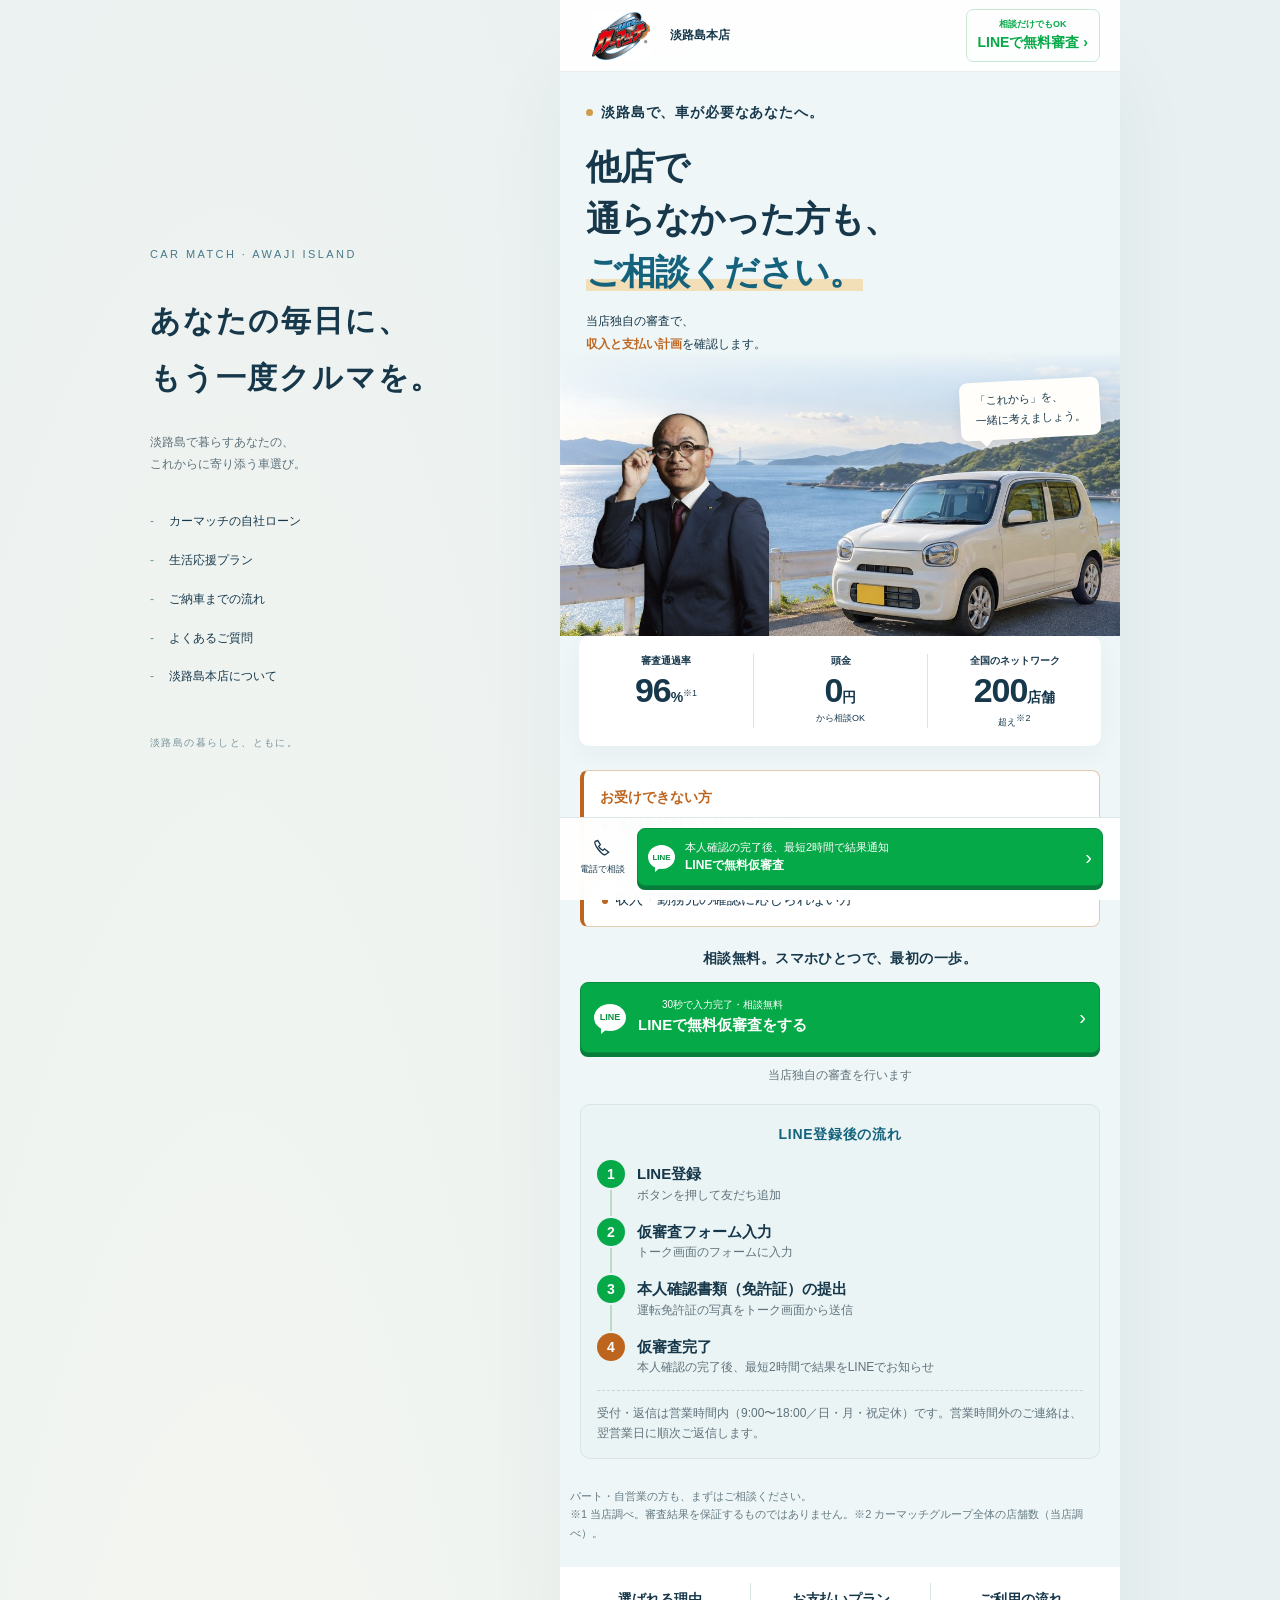
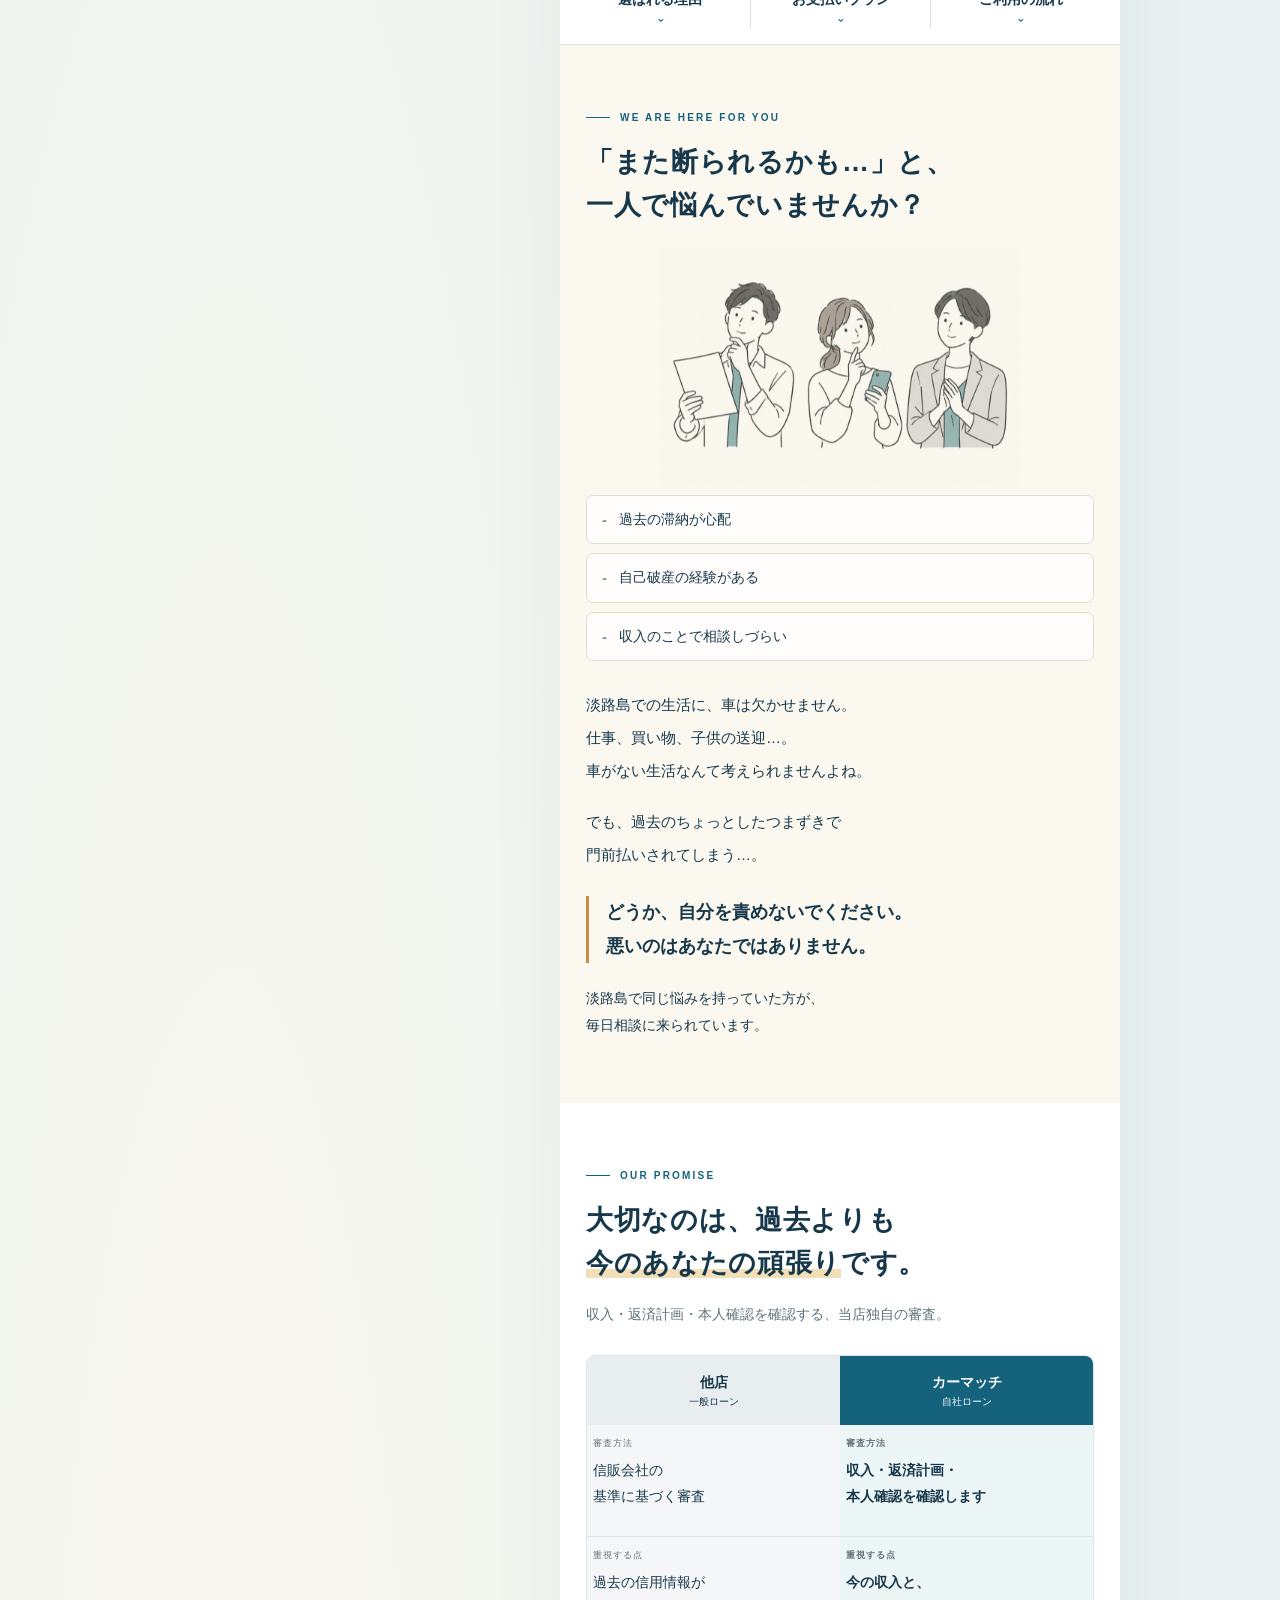
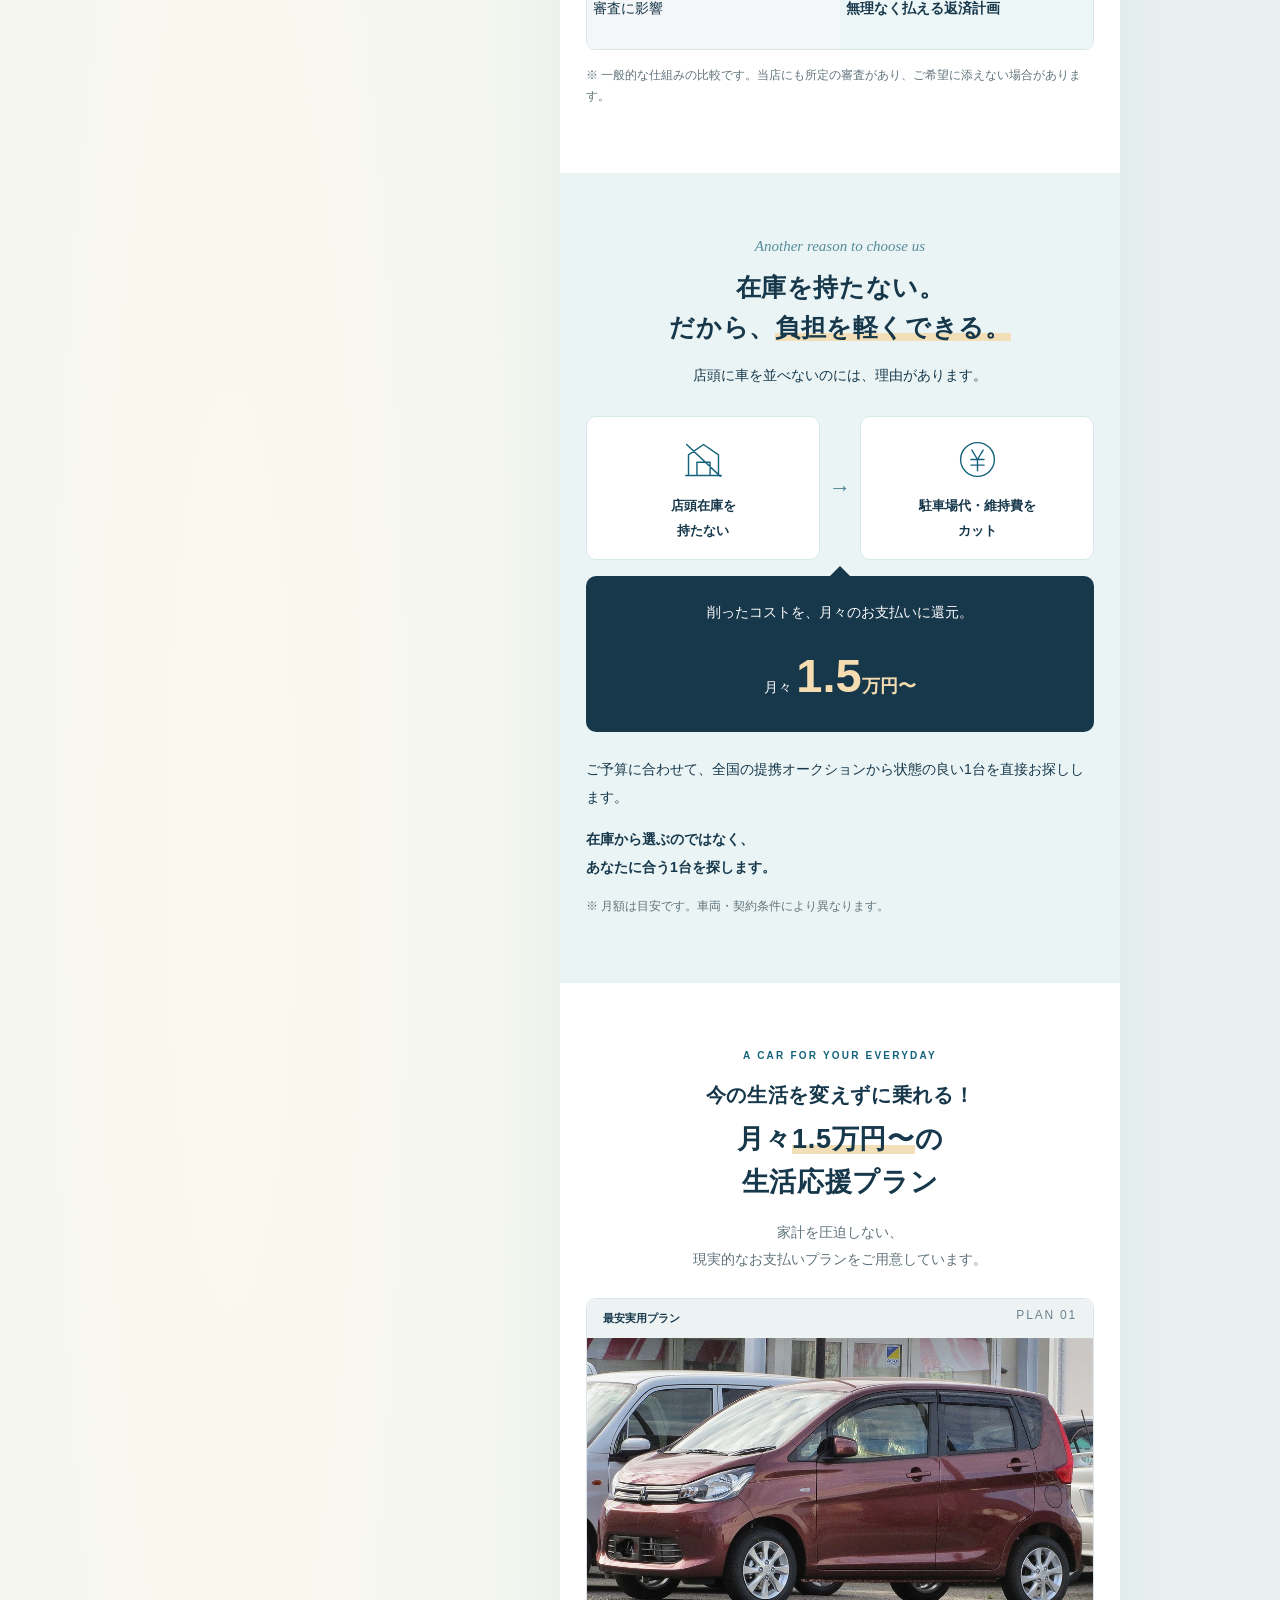
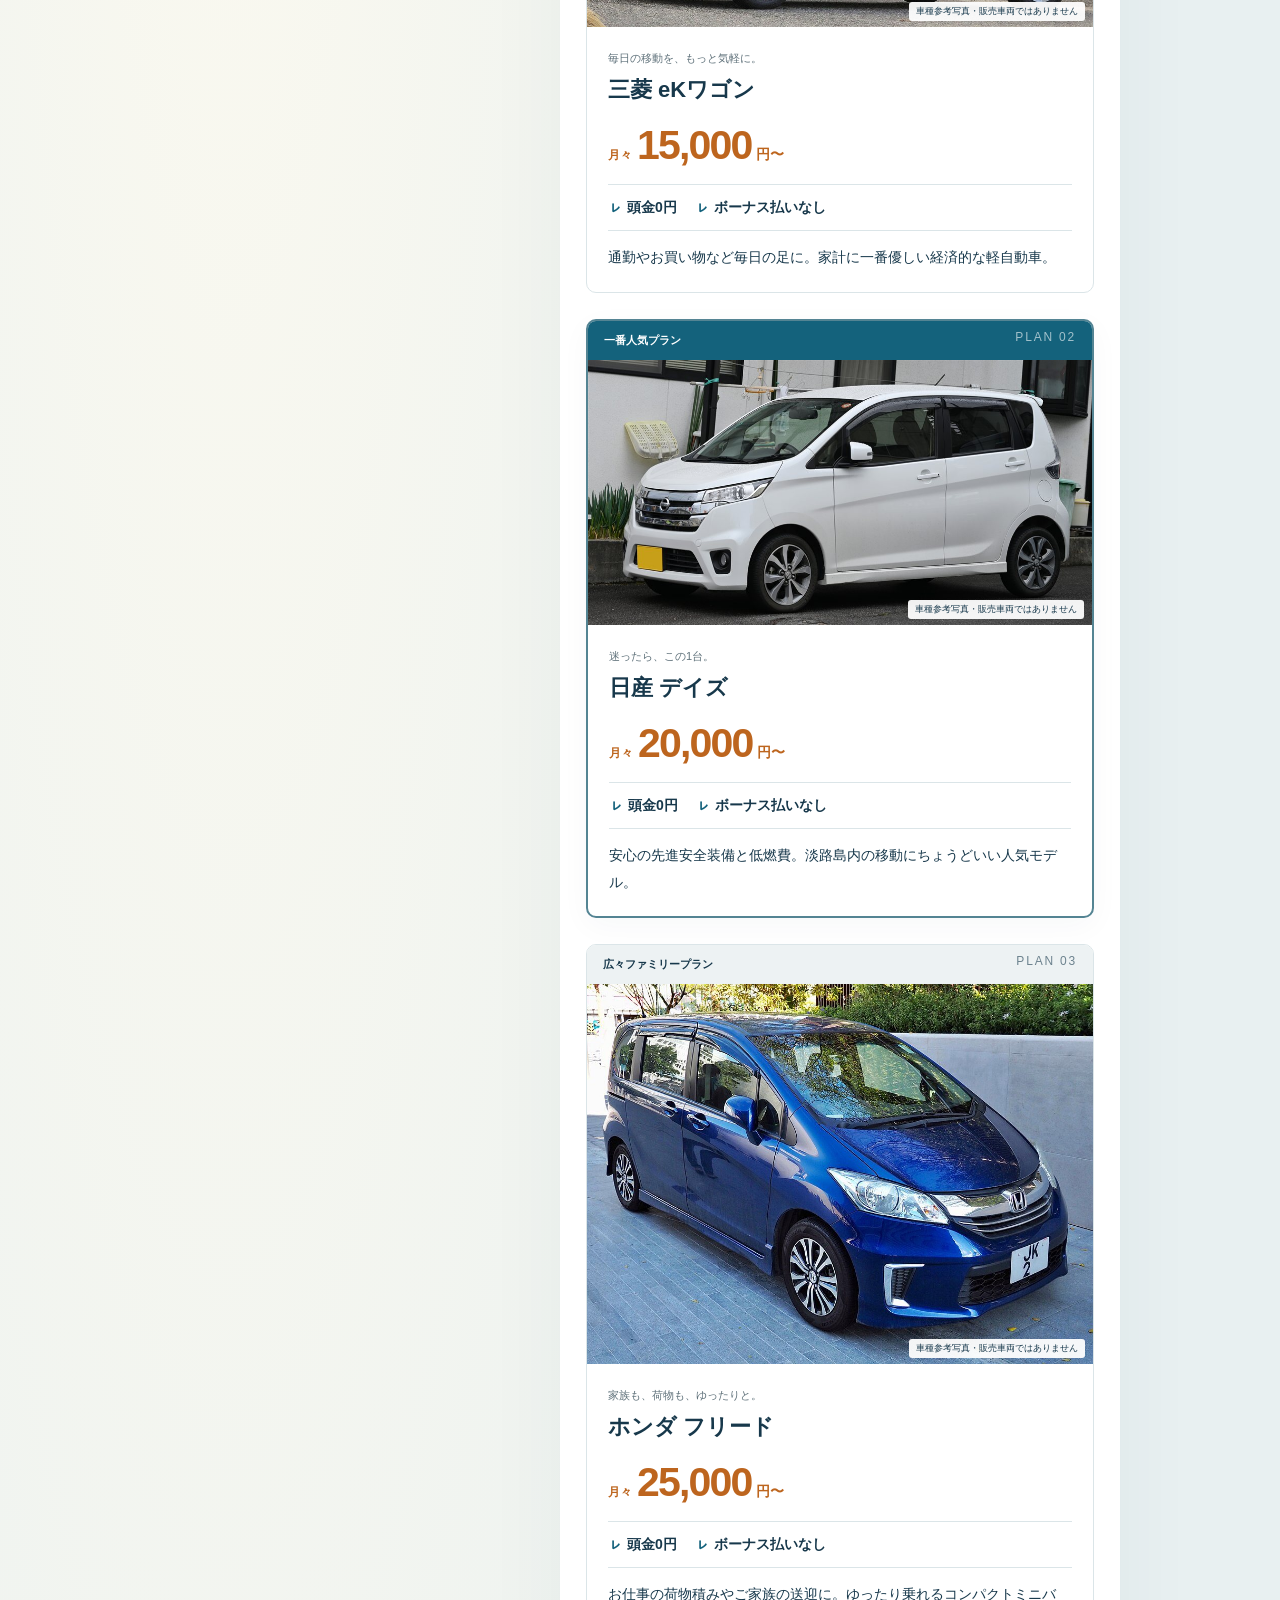
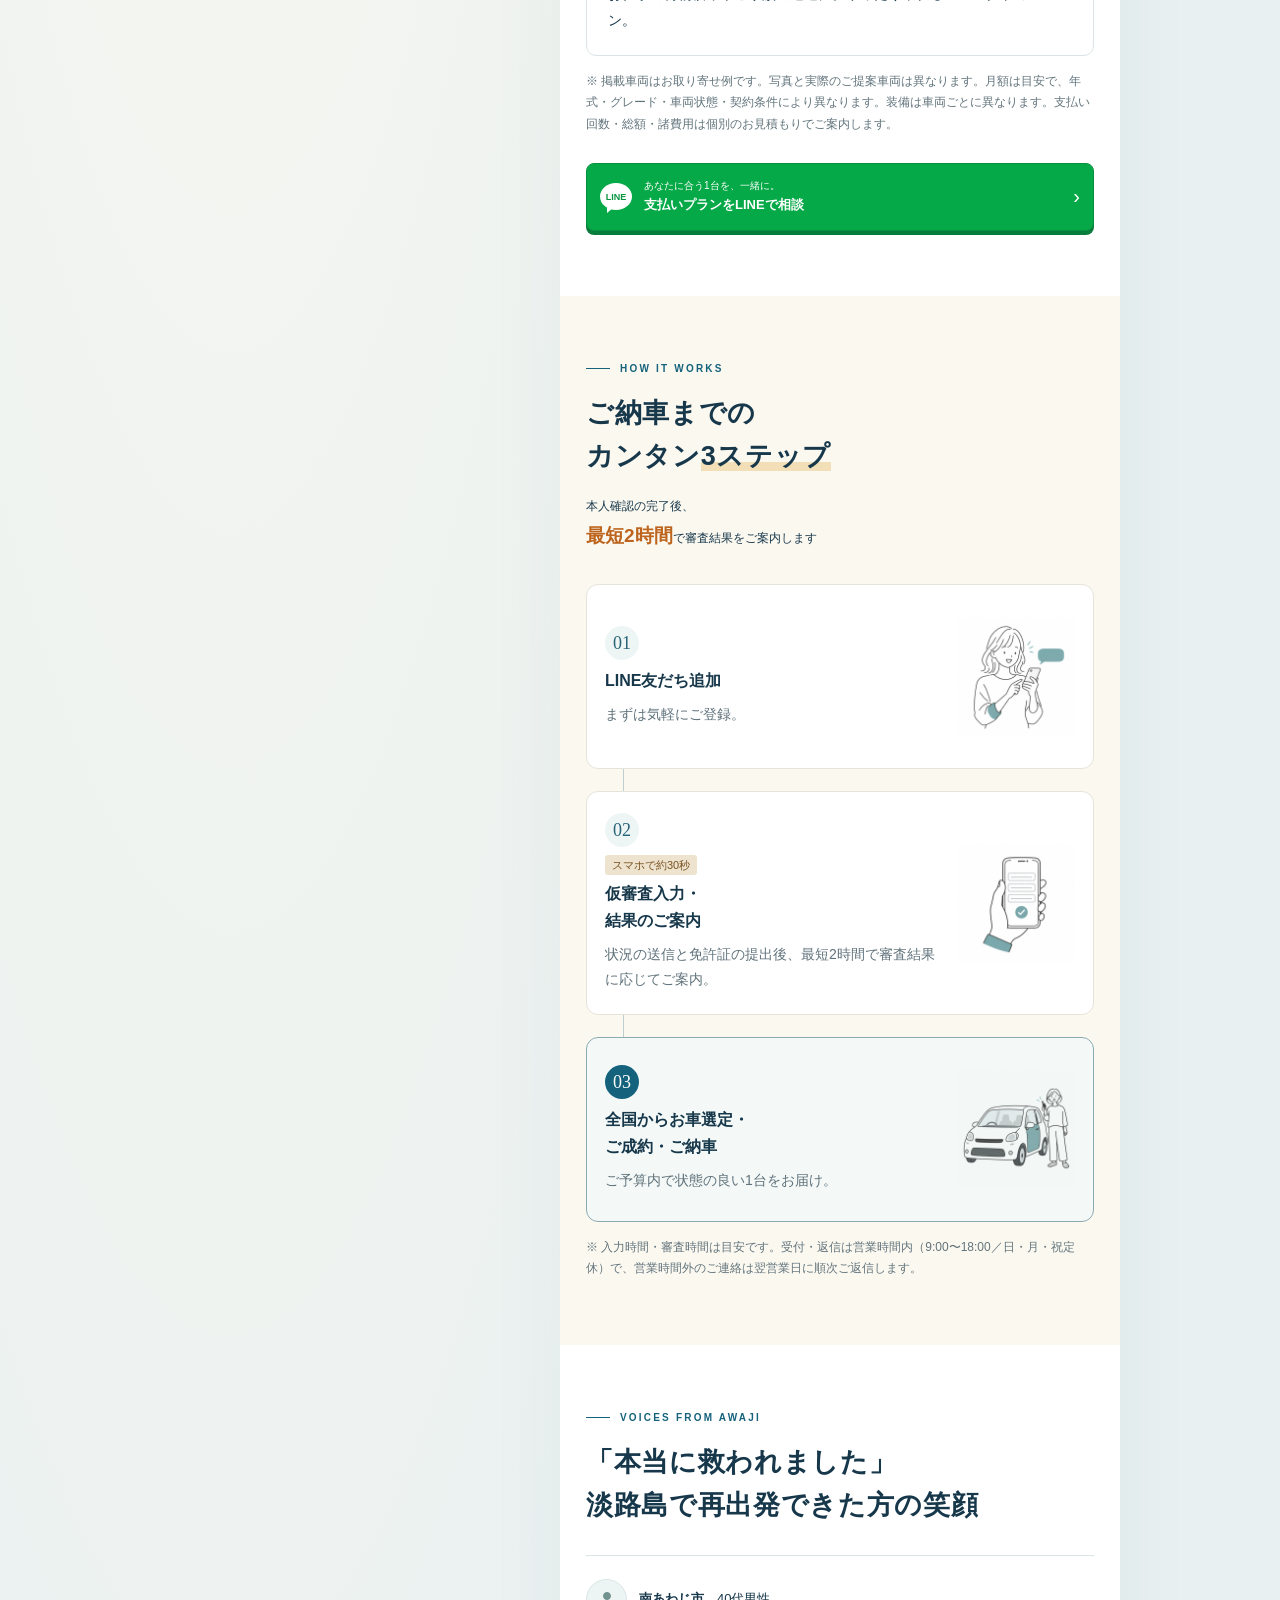
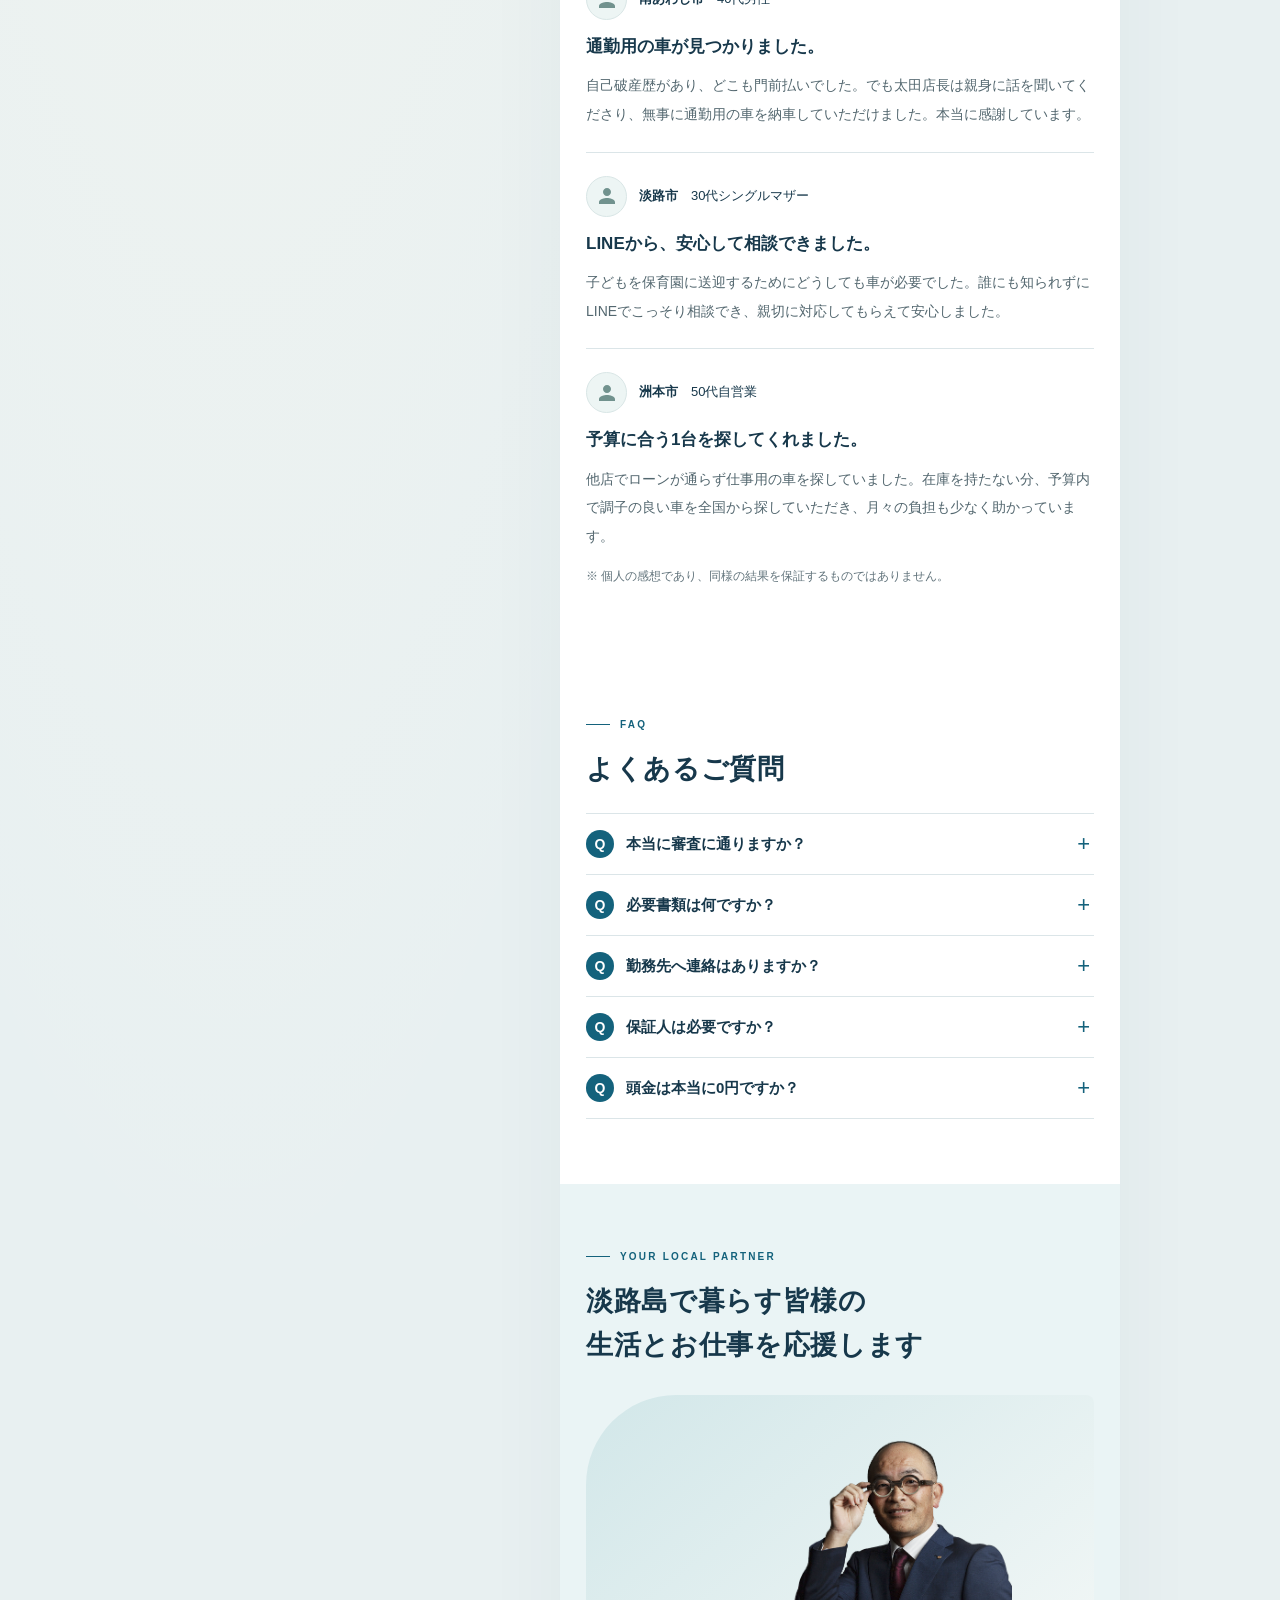
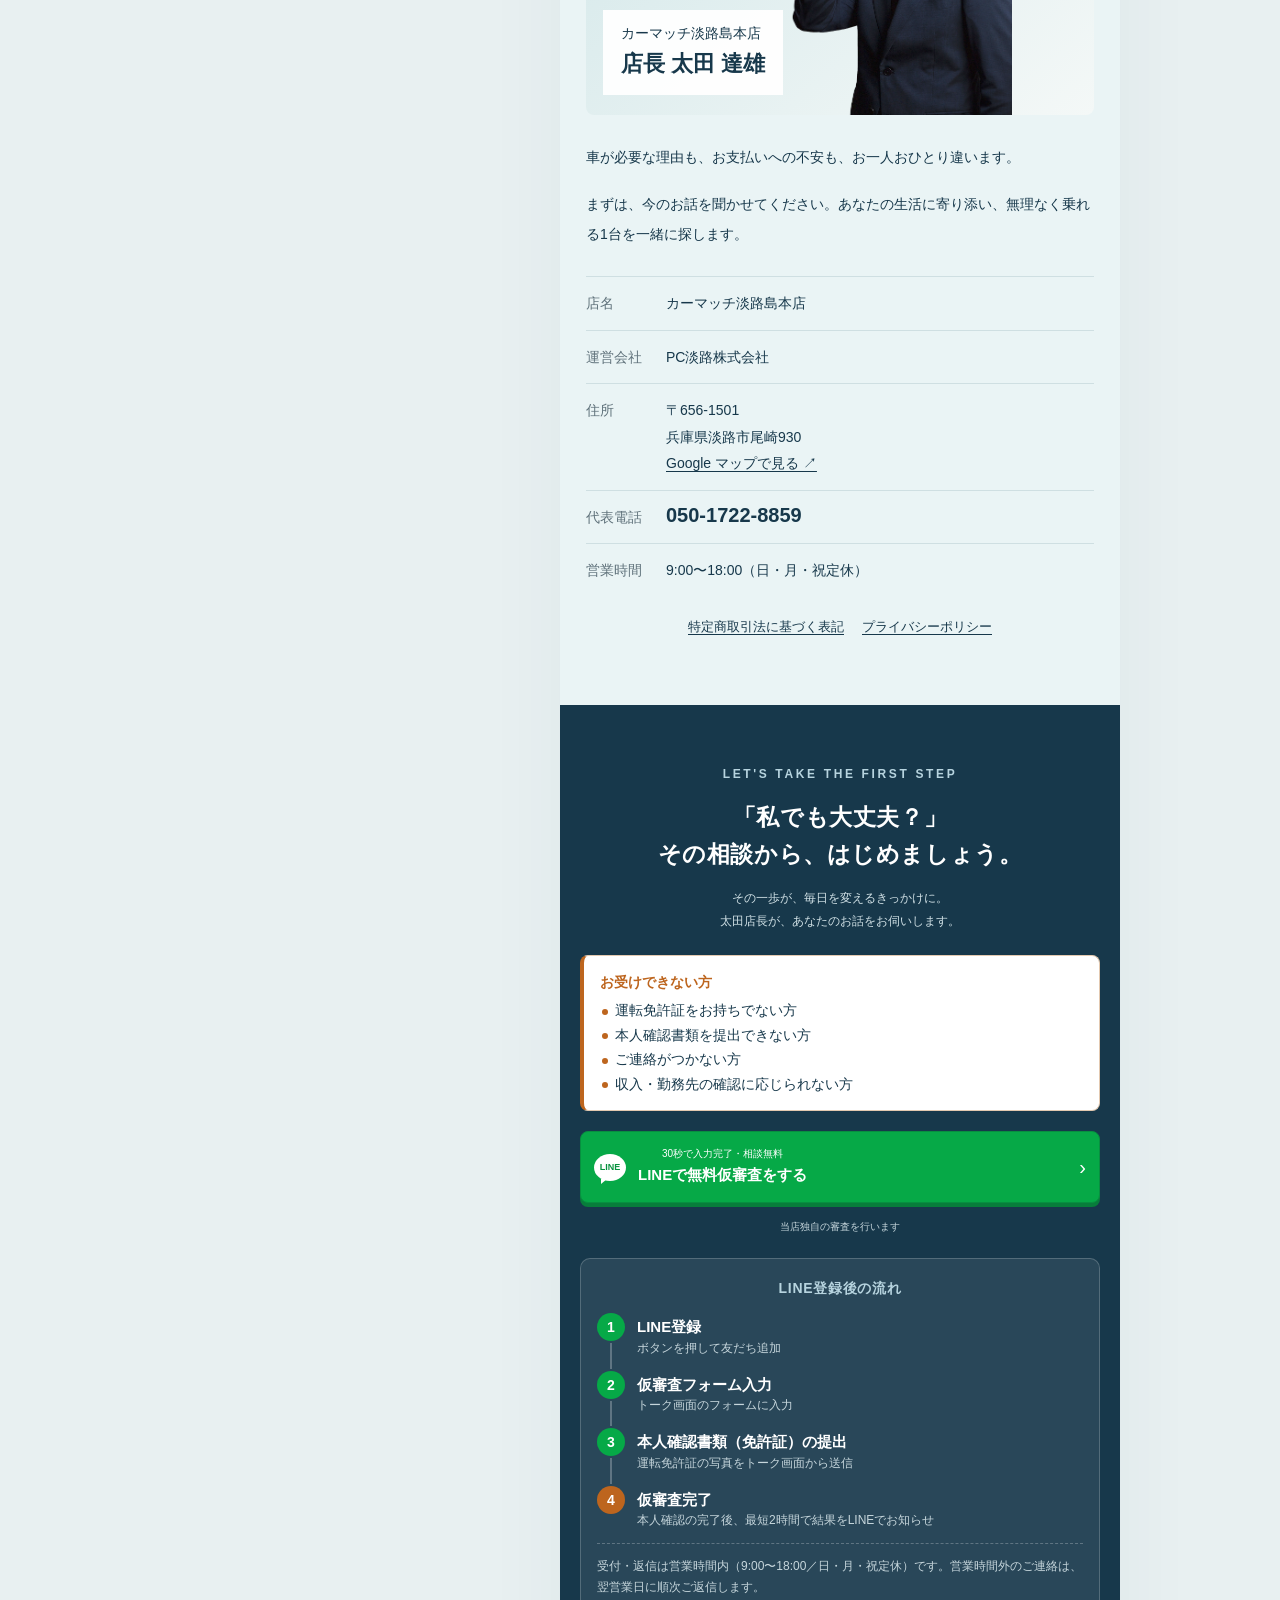
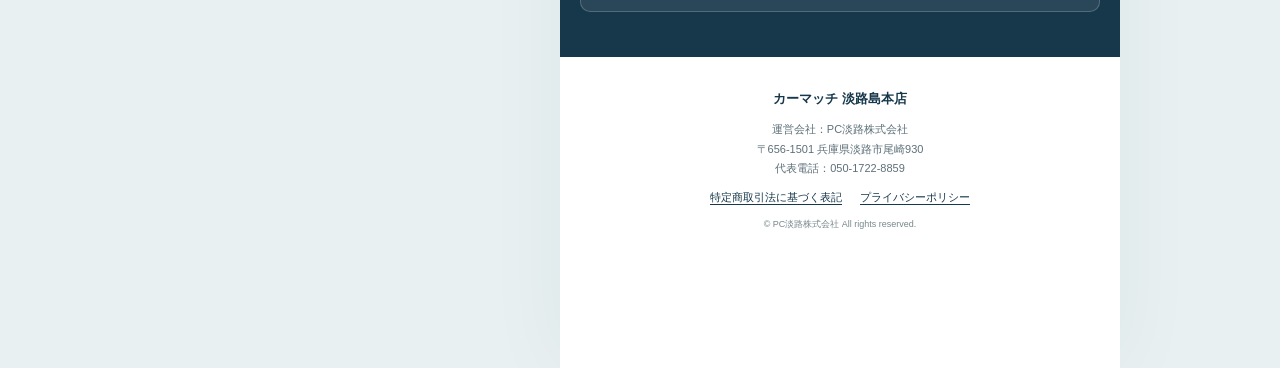
<file: index.html>
<!DOCTYPE html>
<html lang="ja">
  <head>
    <meta charset="utf-8">
    <meta name="viewport" content="width=device-width, initial-scale=1, viewport-fit=cover">
    <meta name="theme-color" content="#17384b">
    <meta name="description" content="カーマッチ淡路島本店（運営：PC淡路株式会社）。他店で通らなかった方もご相談ください。当店独自の審査で、収入と支払い計画を確認します。LINEで無料相談・仮審査。">
    <title>カーマッチ淡路島本店｜あなたの毎日に、もう一度クルマを。</title>
    <link rel="stylesheet" href="style.css">
    <link rel="preload" as="image" href="assets/awaji-drive-web.jpg">
    <link rel="icon" type="image/svg+xml" href="data:image/svg+xml,%3Csvg xmlns=%27http://www.w3.org/2000/svg%27 viewBox=%270 0 32 32%27%3E%3Crect width=%2732%27 height=%2732%27 rx=%278%27 fill=%27%2317384b%27/%3E%3Cpath d=%27M6 19l3-8h14l3 8v5H6z%27 fill=%27%23fbf8f0%27/%3E%3Cpath d=%27M11 13h10l2 5H9z%27 fill=%27%235a919a%27/%3E%3C/svg%3E">
  </head>
  <body>
    <a class="skip" href="#main">本文へ移動</a>

    <!-- PC表示：左側のページ案内 -->
    <aside class="desktop-aside" aria-label="ページ案内">
      <span class="side-label">CAR MATCH · AWAJI ISLAND</span>
      <h2>あなたの毎日に、<br>もう一度クルマを。</h2>
      <p>淡路島で暮らすあなたの、<br>これからに寄り添う車選び。</p>
      <nav>
        <a href="#promise">カーマッチの自社ローン</a>
        <a href="#plans">生活応援プラン</a>
        <a href="#steps">ご納車までの流れ</a>
        <a href="#faq">よくあるご質問</a>
        <a href="#shop">淡路島本店について</a>
      </nav>
      <p class="side-bottom">淡路島の暮らしと、ともに。</p>
    </aside>

    <!-- 共通ヘッダー：ロゴ・LINE相談リンク -->
    <header class="site-header">
      <a class="brand" href="#main" aria-label="カーマッチ淡路島本店 トップ"><img src="assets/logo.png" alt="カーマッチ" width="156" height="32"><span>淡路島本店</span></a>
      <a class="header-link" href="https://line.me/R/ti/p/%40132sgknk" target="_blank" rel="noopener noreferrer"><small>相談だけでもOK</small>LINEで無料審査 ›</a>
    </header>
    <div class="page">
      <main id="main">

        <!-- 01 メインビジュアル・実績・最初のLINE相談 -->
        <section class="hero">
          <div class="hero-copy">
            <p class="location">淡路島で、車が必要なあなたへ。</p>
            <h1>他店で<br>通らなかった方も、<br><em class="under">ご相談ください。</em></h1>
            <p class="hero-intro">当店独自の審査で、<br><strong class="hero-intro-em">収入と支払い計画</strong>を確認します。</p>
          </div>
          <div class="hero-scene">
            <img class="hero-landscape" src="assets/awaji-drive-web.jpg" alt="穏やかな海辺に停まる軽自動車のイメージ" width="1536" height="1024" fetchpriority="high">
            <img class="hero-manager" src="assets/manager.png" alt="相談担当の太田店長" width="509" height="698">
            <p class="hero-bubble">「これから」を、<br>一緒に考えましょう。</p>
            <!-- <p class="manager-label">あなたの相談担当<br><strong>太田店長</strong></p> -->
            <!-- <span class="image-caption">背景・車両はAI生成イメージ</span> -->
          </div>
          <div class="hero-proof">
            <div class="proof-item">
              <p>審査通過率</p>
              <strong>96<span>%</span></strong><sup>※1</sup>
            </div>
            <div class="proof-item">
              <p>頭金</p>
              <strong>0<span>円</span></strong><small>から相談OK</small>
            </div>
            <div class="proof-item">
              <p>全国のネットワーク</p>
              <strong>200<span>店舗</span></strong><small>超え<sup>※2</sup></small>
            </div>
          </div>
          <div class="cta-block">
            <div class="ng-box">
              <p class="ng-title">お受けできない方</p>
              <ul>
                <li>運転免許証をお持ちでない方</li>
                <li>本人確認書類を提出できない方</li>
                <li>ご連絡がつかない方</li>
                <li>収入・勤務先の確認に応じられない方</li>
              </ul>
            </div>
            <p class="cta-kicker">相談無料。スマホひとつで、最初の一歩。</p>
            <a class="line-btn" href="https://line.me/R/ti/p/%40132sgknk" target="_blank" rel="noopener noreferrer"><span class="line-icon" aria-hidden="true">LINE</span><span><small>30秒で入力完了・相談無料</small>LINEで無料仮審査をする</span><span class="arrow" aria-hidden="true">›</span></a>
            <p class="note">当店独自の審査を行います</p>
            <div class="line-flow">
              <p class="line-flow-title">LINE登録後の流れ</p>
              <ol>
                <li><span class="flow-num">1</span><strong>LINE登録</strong><small>ボタンを押して友だち追加</small></li>
                <li><span class="flow-num">2</span><strong>仮審査フォーム入力</strong><small>トーク画面のフォームに入力</small></li>
                <li><span class="flow-num">3</span><strong>本人確認書類（免許証）の提出</strong><small>運転免許証の写真をトーク画面から送信</small></li>
                <li><span class="flow-num">4</span><strong>仮審査完了</strong><small>本人確認の完了後、最短2時間で結果をLINEでお知らせ</small></li>
              </ol>
              <p class="line-flow-hours">受付・返信は営業時間内（9:00〜18:00／日・月・祝定休）です。営業時間外のご連絡は、翌営業日に順次ご返信します。</p>
            </div>
          </div>
          <div class="hero-notes">パート・自営業の方も、まずはご相談ください。<br>※1 当店調べ。審査結果を保証するものではありません。※2 カーマッチグループ全体の店舗数（当店調べ）。</div>
        </section>

        <!-- ページ内リンク -->
        <nav class="anchor-nav" aria-label="ページ内メニュー">
          <a href="#promise">選ばれる理由<span>⌄</span></a>
          <a href="#plans">お支払いプラン<span>⌄</span></a>
          <a href="#steps">ご利用の流れ<span>⌄</span></a>
        </nav>

        <!-- 02 お悩み：イラストと3つの相談例 -->
        <section class="section worry" id="worries">
          <p class="eyebrow">WE ARE HERE FOR YOU</p>
          <h2>「また断られるかも…」と、<br>一人で悩んでいませんか？</h2>
          <div class="worry-illustration">
            <img src="assets/worries.jpg" alt="" width="960" height="640" loading="lazy">
          </div>
          <div class="worries">
            <span>過去の滞納が心配</span><span>自己破産の経験がある</span><span>収入のことで相談しづらい</span>
          </div>
          <div class="worry-copy">
            <p>淡路島での生活に、車は欠かせません。<br>仕事、買い物、子供の送迎…。<br>車がない生活なんて考えられませんよね。</p>
            <p>でも、過去のちょっとしたつまずきで<br>門前払いされてしまう…。</p>
          </div>
          <p class="promise-quote">どうか、自分を責めないでください。<br>悪いのはあなたではありません。</p>
          <p class="closing">淡路島で同じ悩みを持っていた方が、<br>毎日相談に来られています。</p>
        </section>

        <!-- 03 自社ローンと一般ローンの比較 -->
        <section class="section" id="promise">
          <p class="eyebrow">OUR PROMISE</p>
          <h2>大切なのは、過去よりも<br><span class="under">今のあなたの頑張り</span>です。</h2>
          <p class="plans-intro muted">収入・返済計画・本人確認を確認する、当店独自の審査。</p>
          <div class="compare">
            <div class="compare-col">
              <h3>他店<span>一般ローン</span></h3>
              <div class="compare-item"><span>審査方法</span>信販会社の<br>基準に基づく審査</div>
              <div class="compare-item"><span>重視する点</span>過去の信用情報が<br>審査に影響</div>
            </div>
            <div class="compare-col ours">
              <h3>カーマッチ<span>自社ローン</span></h3>
              <div class="compare-item"><span>審査方法</span>収入・返済計画・<br>本人確認を確認します</div>
              <div class="compare-item"><span>重視する点</span>今の収入と、<br>無理なく払える返済計画</div>
            </div>
          </div>
          <p class="note">※ 一般的な仕組みの比較です。当店にも所定の審査があり、ご希望に添えない場合があります。</p>
        </section>

        <!-- 04 在庫を持たない仕組み -->
        <section class="section cost">
          <div class="cost-heading center">
            <span class="number">Another reason to choose us</span>
            <h2>在庫を持たない。<br>だから、<span class="under">負担を軽くできる。</span></h2>
            <p>店頭に車を並べないのには、理由があります。</p>
          </div>
          <div class="cost-flow">
            <div class="cost-box"><svg viewBox="0 0 48 48" aria-hidden="true"><path d="M5 41h38M8 41V19L24 8l16 11v22M17 41V27h14v14M6 8l36 34"/></svg>店頭在庫を<br>持たない</div>
            <span aria-hidden="true">→</span>
            <div class="cost-box"><svg viewBox="0 0 48 48" aria-hidden="true"><circle cx="24" cy="24" r="18"/><path d="m18 14 6 10 6-10M17 24h14m-14 6h14m-7-6v12"/></svg>駐車場代・維持費を<br>カット</div>
          </div>
          <div class="cost-result">
            <p>削ったコストを、月々のお支払いに還元。</p>
            <p>月々 <strong>1.5<span>万円〜</span></strong></p>
          </div>
          <p class="cost-footer">ご予算に合わせて、全国の提携オークションから状態の良い1台を直接お探しします。<strong>在庫から選ぶのではなく、<br>あなたに合う1台を探します。</strong></p>
          <p class="note">※ 月額は目安です。車両・契約条件により異なります。</p>
        </section>

        <!-- 05 お支払いプラン：車種・月額・写真の出典 -->
        <section class="section" id="plans">
          <div class="center">
            <p class="eyebrow">A CAR FOR YOUR EVERYDAY</p>
            <h2><span class="plan-title-lead">今の生活を変えずに乗れる！</span>月々<span class="under">1.5万円〜</span>の<br>生活応援プラン</h2>
            <p class="plans-intro muted">家計を圧迫しない、<br>現実的なお支払いプランをご用意しています。</p>
          </div>
          <article class="plan">
            <div class="plan-ribbon">最安実用プラン<span>PLAN 01</span></div>
            <figure class="car-picture">
              <img src="assets/ek-wagon-single-web.jpg" alt="三菱 eKワゴンの車種参考写真" width="960" height="600" loading="lazy">
              <figcaption>車種参考写真・販売車両ではありません</figcaption>
            </figure>
            <div class="plan-body">
              <p>毎日の移動を、もっと気軽に。</p>
              <h3>三菱 eKワゴン</h3>
              <p class="price">月々<strong>15,000</strong><span>円〜</span></p>
              <div class="plan-tags">
                <span>頭金0円</span><span>ボーナス払いなし</span>
              </div>
              <p class="plan-description">通勤やお買い物など毎日の足に。家計に一番優しい経済的な軽自動車。</p>
              <!-- <p class="plan-credit">写真：<a href="https://commons.wikimedia.org/wiki/File:Mitsubishi_eK_Wagon_G_B11W_03.JPG" target="_blank" rel="noopener noreferrer">DY5W-sport / Wikimedia Commons</a> · <a href="https://creativecommons.org/licenses/by-sa/3.0/" target="_blank" rel="noopener noreferrer">CC BY-SA 3.0</a>（縮小・圧縮）</p> -->
            </div>
          </article>
          <article class="plan popular">
            <div class="plan-ribbon">一番人気プラン<span>PLAN 02</span></div>
            <figure class="car-picture">
              <img src="assets/dayz-web.jpg" alt="日産 デイズの車種参考写真" width="960" height="600" loading="lazy">
              <figcaption>車種参考写真・販売車両ではありません</figcaption>
            </figure>
            <div class="plan-body">
              <p>迷ったら、この1台。</p>
              <h3>日産 デイズ</h3>
              <p class="price">月々<strong>20,000</strong><span>円〜</span></p>
              <div class="plan-tags">
                <span>頭金0円</span><span>ボーナス払いなし</span>
              </div>
              <p class="plan-description">安心の先進安全装備と低燃費。淡路島内の移動にちょうどいい人気モデル。</p>
              <!-- <p class="plan-credit">写真：<a href="https://commons.wikimedia.org/wiki/File:2013-2015_Nissan_Dayz_Highway_Star_G.jpg" target="_blank" rel="noopener noreferrer">TTTNIS / Wikimedia Commons</a> · <a href="https://creativecommons.org/publicdomain/zero/1.0/" target="_blank" rel="noopener noreferrer">CC0</a>（縮小・圧縮）</p> -->
            </div>
          </article>
          <article class="plan">
            <div class="plan-ribbon">広々ファミリープラン<span>PLAN 03</span></div>
            <figure class="car-picture">
              <img src="assets/freed-web.jpg" alt="ホンダ フリードの車種参考写真" width="960" height="600" loading="lazy">
              <figcaption>車種参考写真・販売車両ではありません</figcaption>
            </figure>
            <div class="plan-body">
              <p>家族も、荷物も、ゆったりと。</p>
              <h3>ホンダ フリード</h3>
              <p class="price">月々<strong>25,000</strong><span>円〜</span></p>
              <div class="plan-tags">
                <span>頭金0円</span><span>ボーナス払いなし</span>
              </div>
              <p class="plan-description">お仕事の荷物積みやご家族の送迎に。ゆったり乗れるコンパクトミニバン。</p>
              <!-- <p class="plan-credit">写真：<a href="https://commons.wikimedia.org/wiki/File:2014_Honda_Freed_Hybrid_(front).jpg" target="_blank" rel="noopener noreferrer">User3204 / Wikimedia Commons</a> · <a href="https://creativecommons.org/licenses/by-sa/4.0/" target="_blank" rel="noopener noreferrer">CC BY-SA 4.0</a>（縮小・圧縮）</p> -->
            </div>
          </article>
          <p class="note">※ 掲載車両はお取り寄せ例です。写真と実際のご提案車両は異なります。月額は目安で、年式・グレード・車両状態・契約条件により異なります。装備は車両ごとに異なります。支払い回数・総額・諸費用は個別のお見積もりでご案内します。</p>
          <div class="plan-cta">
            <a class="line-btn" href="https://line.me/R/ti/p/%40132sgknk" target="_blank" rel="noopener noreferrer"><span class="line-icon" aria-hidden="true">LINE</span><span><small>あなたに合う1台を、一緒に。</small>支払いプランをLINEで相談</span><span class="arrow" aria-hidden="true">›</span></a>
          </div>
        </section>

        <!-- 06 ご納車までの3ステップ：文章とイラスト -->
        <section class="section steps" id="steps">
          <p class="eyebrow">HOW IT WORKS</p>
          <h2>ご納車までの<br>カンタン<span class="under">3ステップ</span></h2>
          <p class="steps-sub">本人確認の完了後、<br><strong>最短2時間</strong>で審査結果をご案内します</p>
          <ol class="step-list">
            <li class="step illustrated-step">
              <div class="step-copy">
                <span class="step-number" aria-hidden="true">01</span>
                <h3>LINE友だち追加</h3>
                <p>まずは気軽にご登録。</p>
              </div>
              <img class="step-art" src="assets/step-line.jpg" alt="" width="480" height="480" loading="lazy">
            </li>
            <li class="step illustrated-step">
              <div class="step-copy">
                <span class="step-number" aria-hidden="true">02</span><span class="step-label">スマホで約30秒</span>
                <h3>仮審査入力・<br>結果のご案内</h3>
                <p>状況の送信と免許証の提出後、最短2時間で審査結果に応じてご案内。</p>
              </div>
              <img class="step-art" src="assets/step-form.jpg" alt="" width="480" height="480" loading="lazy">
            </li>
            <li class="step illustrated-step">
              <div class="step-copy">
                <span class="step-number" aria-hidden="true">03</span>
                <h3>全国からお車選定・<br>ご成約・ご納車</h3>
                <p>ご予算内で状態の良い1台をお届け。</p>
              </div>
              <img class="step-art" src="assets/step-car.jpg" alt="" width="480" height="480" loading="lazy">
            </li>
          </ol>
          <p class="note">※ 入力時間・審査時間は目安です。受付・返信は営業時間内（9:00〜18:00／日・月・祝定休）で、営業時間外のご連絡は翌営業日に順次ご返信します。</p>
        </section>

        <!-- 07 お客様の声 -->
        <section class="section" id="voices">
          <p class="eyebrow">VOICES FROM AWAJI</p>
          <h2>「本当に救われました」<br>淡路島で再出発できた方の笑顔</h2>
          <div class="voice-list">
            <figure class="voice">
              <figcaption class="voice-person">
                <span class="voice-avatar" aria-hidden="true">
                    <svg xmlns="http://www.w3.org/2000/svg" viewBox="0 0 24 24" width="24" height="24" fill="currentColor">
                        <path d="M12 12c2.21 0 4-1.79 4-4s-1.79-4-4-4-4 1.79-4 4 1.79 4 4 4zm0 2c-2.67 0-8 1.34-8 4v2h16v-2c0-2.66-5.33-4-8-4z"/>
                    </svg>
                </span>
                <span><strong>南あわじ市</strong>　40代男性</span></figcaption>
              <h3>通勤用の車が見つかりました。</h3>
              <blockquote>自己破産歴があり、どこも門前払いでした。でも太田店長は親身に話を聞いてくださり、無事に通勤用の車を納車していただけました。本当に感謝しています。</blockquote>
            </figure>
            <figure class="voice">
              <figcaption class="voice-person">
                <span class="voice-avatar" aria-hidden="true">
                    <svg xmlns="http://www.w3.org/2000/svg" viewBox="0 0 24 24" width="24" height="24" fill="currentColor">
                        <path d="M12 12c2.21 0 4-1.79 4-4s-1.79-4-4-4-4 1.79-4 4 1.79 4 4 4zm0 2c-2.67 0-8 1.34-8 4v2h16v-2c0-2.66-5.33-4-8-4z"/>
                    </svg>
                </span>
                <span><strong>淡路市</strong>　30代シングルマザー</span></figcaption>
              <h3>LINEから、安心して相談できました。</h3>
              <blockquote>子どもを保育園に送迎するためにどうしても車が必要でした。誰にも知られずにLINEでこっそり相談でき、親切に対応してもらえて安心しました。</blockquote>
            </figure>
            <figure class="voice">
              <figcaption class="voice-person">
                <span class="voice-avatar" aria-hidden="true">
                    <svg xmlns="http://www.w3.org/2000/svg" viewBox="0 0 24 24" width="24" height="24" fill="currentColor">
                        <path d="M12 12c2.21 0 4-1.79 4-4s-1.79-4-4-4-4 1.79-4 4 1.79 4 4 4zm0 2c-2.67 0-8 1.34-8 4v2h16v-2c0-2.66-5.33-4-8-4z"/>
                    </svg>
                </span>
                <span><strong>洲本市</strong>　50代自営業</span></figcaption>
              <h3>予算に合う1台を探してくれました。</h3>
              <blockquote>他店でローンが通らず仕事用の車を探していました。在庫を持たない分、予算内で調子の良い車を全国から探していただき、月々の負担も少なく助かっています。</blockquote>
            </figure>
          </div>
          <p class="note">※ 個人の感想であり、同様の結果を保証するものではありません。</p>
        </section>

        <!-- 08 よくある質問 -->
        <section class="section faq" id="faq">
          <p class="eyebrow">FAQ</p>
          <h2>よくあるご質問</h2>
          <div class="faq-list">
            <details>
              <summary><span class="faq-q" aria-hidden="true">Q</span>本当に審査に通りますか？</summary>
              <p>必ず通るとはお約束できません。当店独自の審査で、現在の収入・返済計画・本人確認を確認し、無理なくお支払いいただけるかを判断します。他店で通らなかった方も、まずはご相談ください。</p>
            </details>
            <details>
              <summary><span class="faq-q" aria-hidden="true">Q</span>必要書類は何ですか？</summary>
              <p>本人確認のための運転免許証が必要です。あわせて、給与明細や確定申告書など収入を確認できる書類をお願いします。審査内容により追加の書類をお願いする場合があり、詳しくはLINEでご案内します。</p>
            </details>
            <details>
              <summary><span class="faq-q" aria-hidden="true">Q</span>勤務先へ連絡はありますか？</summary>
              <p>収入・勤務先の確認のため、ご連絡させていただく場合があります。確認の方法やタイミングは、事前にご相談のうえで進めます。</p>
            </details>
            <details>
              <summary><span class="faq-q" aria-hidden="true">Q</span>保証人は必要ですか？</summary>
              <p>審査内容によっては、保証人をお願いする場合があります。仮審査の際に緊急連絡先をお伺いしますので、詳しくは結果のご案内時にお伝えします。</p>
            </details>
            <details>
              <summary><span class="faq-q" aria-hidden="true">Q</span>頭金は本当に0円ですか？</summary>
              <p>頭金0円からご相談いただけます。ただし、審査結果やお選びいただくお車によっては、頭金をお願いする場合があります。</p>
            </details>
          </div>
        </section>

        <!-- 09 店長紹介・店舗情報 -->
        <section class="section shop" id="shop">
          <p class="eyebrow">YOUR LOCAL PARTNER</p>
          <h2>淡路島で暮らす皆様の<br>生活とお仕事を応援します</h2>
          <figure class="shop-portrait">
            <img src="assets/manager.png" alt="カーマッチ淡路島本店 店長 太田達雄" width="509" height="698" loading="lazy">
            <figcaption class="portrait-caption">カーマッチ淡路島本店<strong>店長 太田 達雄</strong></figcaption>
          </figure>
          <div class="shop-message">
            <p>車が必要な理由も、お支払いへの不安も、お一人おひとり違います。</p>
            <p>まずは、今のお話を聞かせてください。あなたの生活に寄り添い、無理なく乗れる1台を一緒に探します。</p>
          </div>
          <dl>
            <div>
              <dt>店名</dt>
              <dd>カーマッチ淡路島本店</dd>
            </div>
            <div>
              <dt>運営会社</dt>
              <dd>PC淡路株式会社</dd>
            </div>
            <!-- 【要記入】代表者名
            <div>
              <dt>代表者</dt>
              <dd>代表取締役 ○○ ○○</dd>
            </div>
            -->
            <!-- 【要記入】古物商許可番号
            <div>
              <dt>古物商許可</dt>
              <dd>兵庫県公安委員会 第○○○○○○○○○○○○号</dd>
            </div>
            -->
            <div>
              <dt>住所</dt>
              <dd>〒656-1501<br>兵庫県淡路市尾崎930<br><a href="https://www.google.com/maps/search/?api=1&amp;query=兵庫県淡路市尾崎930" target="_blank" rel="noopener noreferrer">Google マップで見る ↗</a></dd>
            </div>
            <div>
              <dt>代表電話</dt>
              <dd><a class="phone" href="tel:05017228859">050-1722-8859</a></dd>
            </div>
            <div>
              <dt>営業時間</dt>
              <dd>9:00〜18:00（日・月・祝定休）</dd>
            </div>
          </dl>
          <p class="legal-links"><a href="tokushoho.html">特定商取引法に基づく表記</a><a href="privacy.html">プライバシーポリシー</a></p>
        </section>

        <!-- 10 最後のLINE相談 -->
        <section class="contact center" id="line-contact">
          <p class="eyebrow">LET'S TAKE THE FIRST STEP</p>
          <h2>「私でも大丈夫？」<br>その相談から、はじめましょう。</h2>
          <p>その一歩が、毎日を変えるきっかけに。<br>太田店長が、あなたのお話をお伺いします。</p>
          <div class="ng-box on-dark">
            <p class="ng-title">お受けできない方</p>
            <ul>
              <li>運転免許証をお持ちでない方</li>
              <li>本人確認書類を提出できない方</li>
              <li>ご連絡がつかない方</li>
              <li>収入・勤務先の確認に応じられない方</li>
            </ul>
          </div>
          <a class="line-btn" href="https://line.me/R/ti/p/%40132sgknk" target="_blank" rel="noopener noreferrer"><span class="line-icon" aria-hidden="true">LINE</span><span><small>30秒で入力完了・相談無料</small>LINEで無料仮審査をする</span><span class="arrow" aria-hidden="true">›</span></a>
          <p class="note">当店独自の審査を行います</p>
          <div class="line-flow on-dark">
            <p class="line-flow-title">LINE登録後の流れ</p>
            <ol>
              <li><span class="flow-num">1</span><strong>LINE登録</strong><small>ボタンを押して友だち追加</small></li>
              <li><span class="flow-num">2</span><strong>仮審査フォーム入力</strong><small>トーク画面のフォームに入力</small></li>
              <li><span class="flow-num">3</span><strong>本人確認書類（免許証）の提出</strong><small>運転免許証の写真をトーク画面から送信</small></li>
              <li><span class="flow-num">4</span><strong>仮審査完了</strong><small>本人確認の完了後、最短2時間で結果をLINEでお知らせ</small></li>
            </ol>
            <p class="line-flow-hours">受付・返信は営業時間内（9:00〜18:00／日・月・祝定休）です。営業時間外のご連絡は、翌営業日に順次ご返信します。</p>
          </div>
        </section>
      </main>

      <!-- フッター：掲載情報と素材の注記 -->
      <footer class="footer">
        <strong>カーマッチ 淡路島本店</strong>
        <p class="footer-company">運営会社：PC淡路株式会社<br>〒656-1501 兵庫県淡路市尾崎930<br>代表電話：<a href="tel:05017228859">050-1722-8859</a></p>
        <p class="footer-links"><a href="tokushoho.html">特定商取引法に基づく表記</a><a href="privacy.html">プライバシーポリシー</a></p>
        <p>© PC淡路株式会社 All rights reserved.</p>
      </footer>
    </div>

    <!-- 画面下部に固定する電話・LINE相談リンク -->
    <div class="sticky-cta" aria-label="お問い合わせ">
      <a class="phone-link" href="tel:05017228859" aria-label="050-1722-8859へ電話する"><svg viewBox="0 0 24 24" aria-hidden="true"><path d="M7 3 4 4c-3 3 8 17 12 16l4-3-5-4-2 2c-2-1-4-3-5-5l2-2Z"/></svg>電話で相談</a>
      <a class="line-btn" href="https://line.me/R/ti/p/%40132sgknk" target="_blank" rel="noopener noreferrer"><span class="line-icon" aria-hidden="true">LINE</span><span><small>本人確認の完了後、最短2時間で結果通知</small>LINEで無料仮審査</span><span class="arrow" aria-hidden="true">›</span></a>
    </div>
  </body>
</html>
</file>
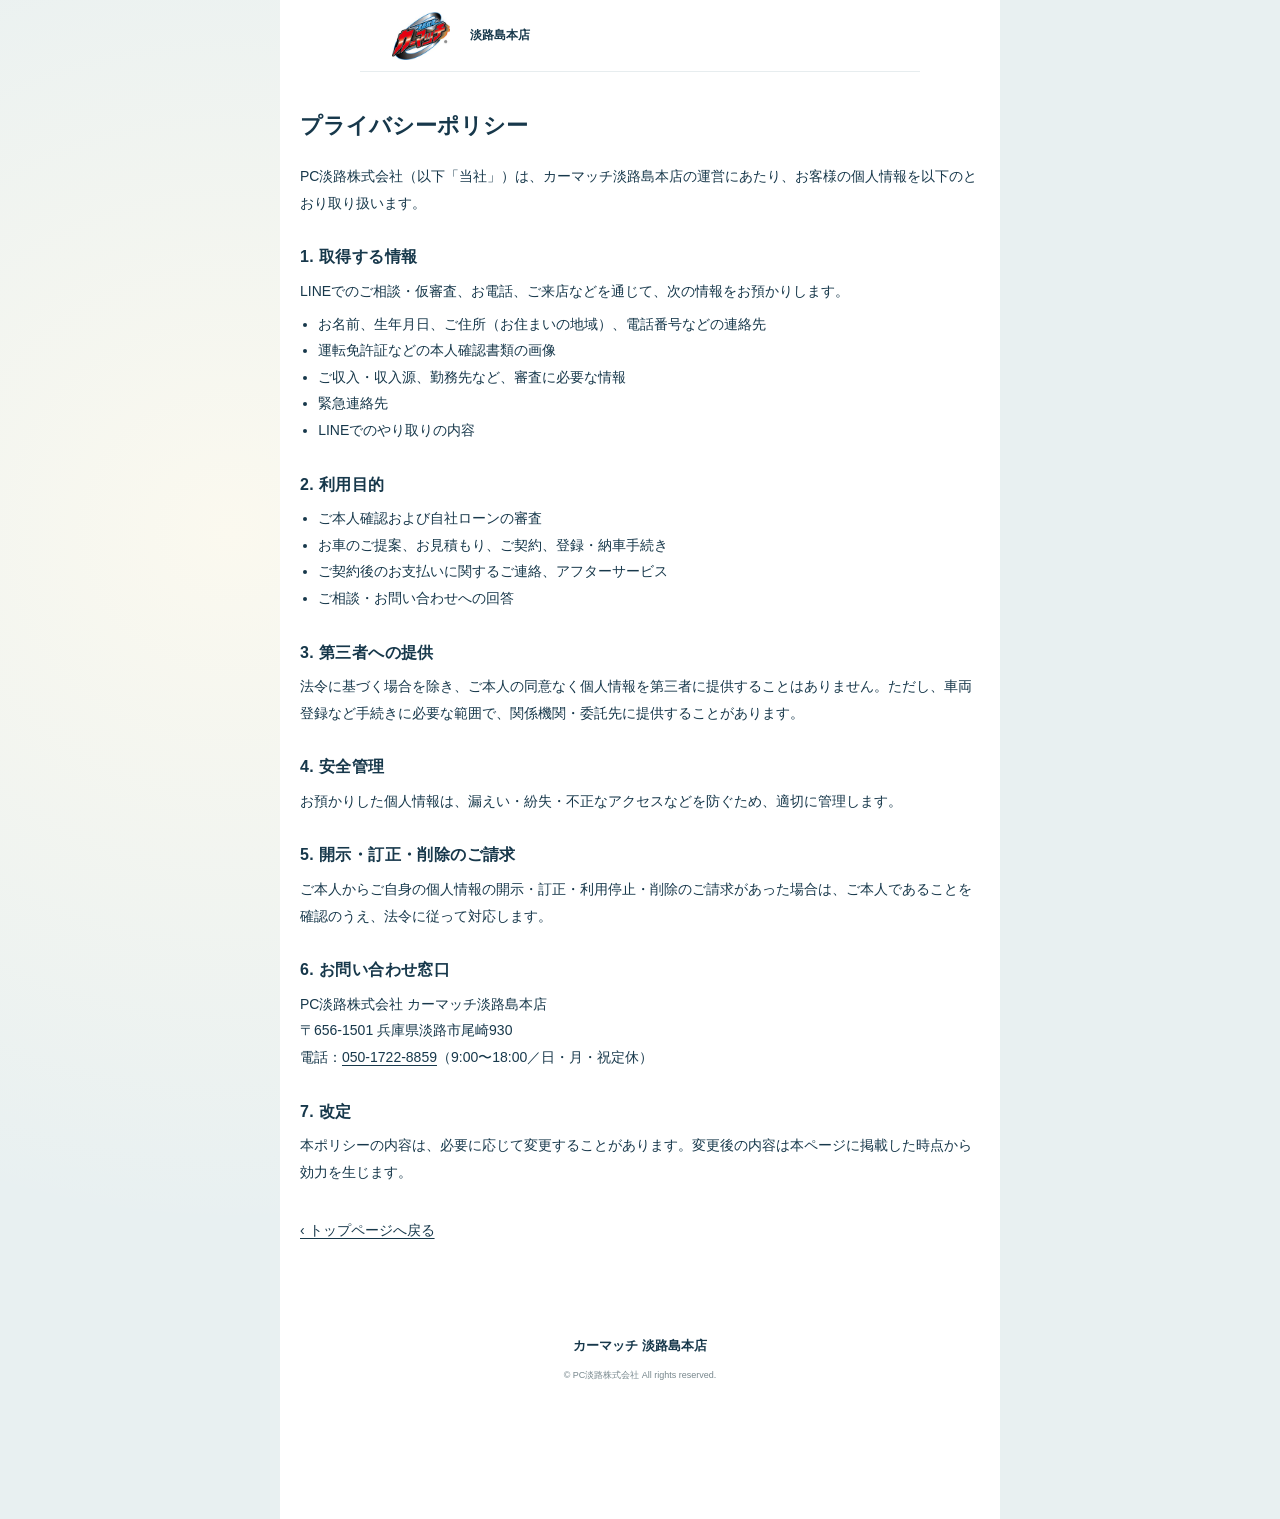
<file: privacy.html>
<!DOCTYPE html>
<html lang="ja">
  <head>
    <meta charset="utf-8">
    <meta name="viewport" content="width=device-width, initial-scale=1, viewport-fit=cover">
    <meta name="theme-color" content="#17384b">
    <title>プライバシーポリシー｜カーマッチ淡路島本店</title>
    <link rel="stylesheet" href="style.css">
    <style>
      .legal-page { max-width: 720px; margin: 0 auto; background: #fff; min-height: 100vh; }
      .legal-page .site-header { position: static; margin: 0; }
      .legal-body { padding: 36px 20px 60px; }
      .legal-body h1 { font-size: 22px; margin-bottom: 20px; }
      .legal-body h2 { font-size: 16px; margin: 28px 0 8px; text-align: left; }
      .legal-body p, .legal-body li { font-size: 14px; line-height: 1.9; }
      .legal-body ul { padding-left: 1.3em; margin: 6px 0 0; }
      .legal-body dl { margin: 0; }
      .legal-body dl > div { display: grid; grid-template-columns: 9em 1fr; gap: 12px; padding: 13px 0; border-top: 1px solid #cfdfe2; font-size: 14px; line-height: 1.8; }
      .legal-body dl > div:last-child { border-bottom: 1px solid #cfdfe2; }
      .legal-body dt { color: var(--muted); }
      .legal-body dd { margin: 0; }
      .legal-body a { text-decoration: underline; text-underline-offset: 3px; }
      .legal-back { margin-top: 32px; }
      @media (max-width: 480px) { .legal-body dl > div { grid-template-columns: 1fr; gap: 2px; } }
      @media (min-width: 1000px) { .legal-page .site-header, .legal-page { margin-left: auto; margin-right: auto; } }
    </style>
  </head>
  <body>
    <div class="legal-page">
      <header class="site-header">
        <a class="brand" href="index.html" aria-label="カーマッチ淡路島本店 トップ"><img src="assets/logo.png" alt="カーマッチ" width="156" height="32"><span>淡路島本店</span></a>
      </header>
      <main class="legal-body">
        <h1>プライバシーポリシー</h1>
        <p>PC淡路株式会社（以下「当社」）は、カーマッチ淡路島本店の運営にあたり、お客様の個人情報を以下のとおり取り扱います。</p>
        <h2>1. 取得する情報</h2>
        <p>LINEでのご相談・仮審査、お電話、ご来店などを通じて、次の情報をお預かりします。</p>
        <ul>
          <li>お名前、生年月日、ご住所（お住まいの地域）、電話番号などの連絡先</li>
          <li>運転免許証などの本人確認書類の画像</li>
          <li>ご収入・収入源、勤務先など、審査に必要な情報</li>
          <li>緊急連絡先</li>
          <li>LINEでのやり取りの内容</li>
        </ul>
        <h2>2. 利用目的</h2>
        <ul>
          <li>ご本人確認および自社ローンの審査</li>
          <li>お車のご提案、お見積もり、ご契約、登録・納車手続き</li>
          <li>ご契約後のお支払いに関するご連絡、アフターサービス</li>
          <li>ご相談・お問い合わせへの回答</li>
        </ul>
        <h2>3. 第三者への提供</h2>
        <p>法令に基づく場合を除き、ご本人の同意なく個人情報を第三者に提供することはありません。ただし、車両登録など手続きに必要な範囲で、関係機関・委託先に提供することがあります。</p>
        <h2>4. 安全管理</h2>
        <p>お預かりした個人情報は、漏えい・紛失・不正なアクセスなどを防ぐため、適切に管理します。</p>
        <h2>5. 開示・訂正・削除のご請求</h2>
        <p>ご本人からご自身の個人情報の開示・訂正・利用停止・削除のご請求があった場合は、ご本人であることを確認のうえ、法令に従って対応します。</p>
        <h2>6. お問い合わせ窓口</h2>
        <p>PC淡路株式会社 カーマッチ淡路島本店<br>〒656-1501 兵庫県淡路市尾崎930<br>電話：<a href="tel:05017228859">050-1722-8859</a>（9:00〜18:00／日・月・祝定休）</p>
        <h2>7. 改定</h2>
        <p>本ポリシーの内容は、必要に応じて変更することがあります。変更後の内容は本ページに掲載した時点から効力を生じます。</p>
        <p class="legal-back"><a href="index.html">‹ トップページへ戻る</a></p>
      </main>
      <footer class="footer">
        <strong>カーマッチ 淡路島本店</strong>
        <p>© PC淡路株式会社 All rights reserved.</p>
      </footer>
    </div>
  </body>
</html>
</file>
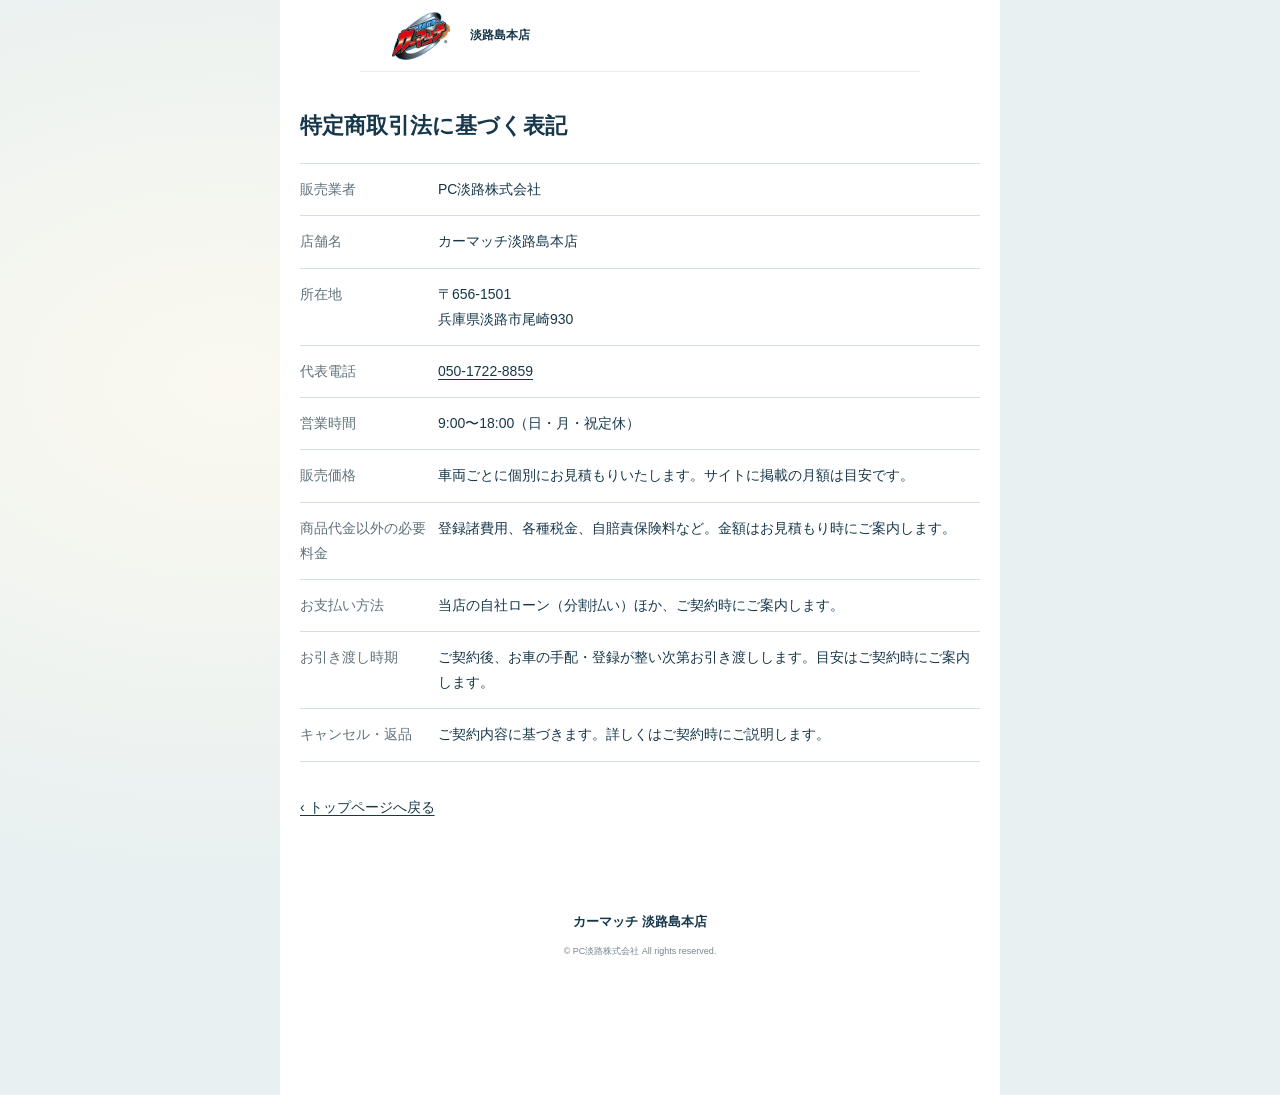
<file: tokushoho.html>
<!DOCTYPE html>
<html lang="ja">
  <head>
    <meta charset="utf-8">
    <meta name="viewport" content="width=device-width, initial-scale=1, viewport-fit=cover">
    <meta name="theme-color" content="#17384b">
    <title>特定商取引法に基づく表記｜カーマッチ淡路島本店</title>
    <link rel="stylesheet" href="style.css">
    <style>
      .legal-page { max-width: 720px; margin: 0 auto; background: #fff; min-height: 100vh; }
      .legal-page .site-header { position: static; margin: 0; }
      .legal-body { padding: 36px 20px 60px; }
      .legal-body h1 { font-size: 22px; margin-bottom: 20px; }
      .legal-body h2 { font-size: 16px; margin: 28px 0 8px; text-align: left; }
      .legal-body p, .legal-body li { font-size: 14px; line-height: 1.9; }
      .legal-body ul { padding-left: 1.3em; margin: 6px 0 0; }
      .legal-body dl { margin: 0; }
      .legal-body dl > div { display: grid; grid-template-columns: 9em 1fr; gap: 12px; padding: 13px 0; border-top: 1px solid #cfdfe2; font-size: 14px; line-height: 1.8; }
      .legal-body dl > div:last-child { border-bottom: 1px solid #cfdfe2; }
      .legal-body dt { color: var(--muted); }
      .legal-body dd { margin: 0; }
      .legal-body a { text-decoration: underline; text-underline-offset: 3px; }
      .legal-back { margin-top: 32px; }
      @media (max-width: 480px) { .legal-body dl > div { grid-template-columns: 1fr; gap: 2px; } }
      @media (min-width: 1000px) { .legal-page .site-header, .legal-page { margin-left: auto; margin-right: auto; } }
    </style>
  </head>
  <body>
    <div class="legal-page">
      <header class="site-header">
        <a class="brand" href="index.html" aria-label="カーマッチ淡路島本店 トップ"><img src="assets/logo.png" alt="カーマッチ" width="156" height="32"><span>淡路島本店</span></a>
      </header>
      <main class="legal-body">
        <h1>特定商取引法に基づく表記</h1>
        <dl>
          <div><dt>販売業者</dt><dd>PC淡路株式会社</dd></div>
          <!-- 【要記入】代表者名
          <div><dt>代表者</dt><dd>代表取締役 ○○ ○○</dd></div>
          -->
          <div><dt>店舗名</dt><dd>カーマッチ淡路島本店</dd></div>
          <div><dt>所在地</dt><dd>〒656-1501<br>兵庫県淡路市尾崎930</dd></div>
          <div><dt>代表電話</dt><dd><a href="tel:05017228859">050-1722-8859</a></dd></div>
          <div><dt>営業時間</dt><dd>9:00〜18:00（日・月・祝定休）</dd></div>
          <!-- 【要記入】古物商許可番号
          <div><dt>古物商許可</dt><dd>兵庫県公安委員会 第○○○○○○○○○○○○号</dd></div>
          -->
          <div><dt>販売価格</dt><dd>車両ごとに個別にお見積もりいたします。サイトに掲載の月額は目安です。</dd></div>
          <div><dt>商品代金以外の必要料金</dt><dd>登録諸費用、各種税金、自賠責保険料など。金額はお見積もり時にご案内します。</dd></div>
          <div><dt>お支払い方法</dt><dd>当店の自社ローン（分割払い）ほか、ご契約時にご案内します。</dd></div>
          <div><dt>お引き渡し時期</dt><dd>ご契約後、お車の手配・登録が整い次第お引き渡しします。目安はご契約時にご案内します。</dd></div>
          <div><dt>キャンセル・返品</dt><dd>ご契約内容に基づきます。詳しくはご契約時にご説明します。</dd></div>
        </dl>
        <p class="legal-back"><a href="index.html">‹ トップページへ戻る</a></p>
      </main>
      <footer class="footer">
        <strong>カーマッチ 淡路島本店</strong>
        <p>© PC淡路株式会社 All rights reserved.</p>
      </footer>
    </div>
  </body>
</html>
</file>
<file: style.css>
@charset "utf-8";

:root {
  --ink: #17384b;
  --blue: #14627c;
  --sea: #eaf4f5;
  --cream: #fbf8f0;
  --orange: #bd651e;
  --line: #06a947;
  --muted: #60727b;
  --border: #dbe5e8;
}

* {
  box-sizing: border-box;
}

html {
  scroll-behavior: smooth;
  scroll-padding-top: 88px;
}

body {
  margin: 0;
  background: #e9eff0;
  color: var(--ink);
  font-family: 'Yu Gothic','Hiragino Kaku Gothic ProN',Meiryo,sans-serif;
  font-size: 14px;
  line-height: 1.9;
}

a {
  color: inherit;
  text-decoration: none;
}

button,a,summary {
  -webkit-tap-highlight-color: transparent;
}

a:focus-visible,summary:focus-visible {
  outline: 3px solid #db8b37;
  outline-offset: 5px;
}

img {
  max-width: 100%;
  display: block;
}

h1,h2,h3,p,figure {
  margin: 0;
}

h1,h2,h3 {
  line-height: 1.6;
  font-feature-settings: 'palt';
}

h2 {
  font-size: 27px;
  letter-spacing: .025em;
  font-weight: 800;
}

h3 {
  font-size: 19px;
}

p+p {
  margin-top: 18px;
}

sup {
  font-size: 9px;
  vertical-align: super;
}


/* 02. 繝壹�繧ｸ蟷��蜈ｱ騾壹�隕句�縺励�豕ｨ險� */
.page {
  max-width: 560px;
  margin: auto;
  background: #fff;
  box-shadow: 0 0 80px #17384b0c;
  overflow: clip;
}

.container {
  padding-inline: 26px;
}

.section {
  padding: 65px 26px;
}

.eyebrow {
  display: flex;
  align-items: center;
  gap: 10px;
  font: 600 10px/1.5 Arial,sans-serif;
  letter-spacing: .22em;
  color: var(--blue);
  margin-bottom: 16px;
}

.eyebrow:before {
  content: '';
  width: 24px;
  height: 1px;
  background: currentColor;
}

.center {
  text-align: center;
}

.center .eyebrow {
  justify-content: center;
}

.center .eyebrow:before {
  display: none;
}

.muted {
  color: var(--muted);
}

.note {
  font-size: 12px;
  line-height: 1.8;
  color: #62747c;
  margin-top: 15px;
}

.under {
  background: linear-gradient(transparent 70%,#f3dfb7 0);
}

.pill {
  display: inline-block;
  padding: 4px 12px;
  background: white;
  border: 1px solid #c6dde2;
  border-radius: 30px;
  font-size: 11px;
  font-weight: 700;
}


/* 03. 繝倥ャ繝繝ｼ */
.site-header {
  position: sticky;
  top: 0;
  z-index: 30;
  height: 72px;
  max-width: 560px;
  margin: auto;
  background: #ffffffed;
  backdrop-filter: blur(12px);
  border-bottom: 1px solid #e7edef;
  display: flex;
  align-items: center;
  justify-content: space-between;
  padding: 10px 20px;
}

.brand {
  display: flex;
  flex-direction: column;
  gap: 2px;
}

.brand img {
  width: 156px;
  height: auto;
}

.brand span {
  font-size: 10px;
  font-weight: bold;
  letter-spacing: .1em;
}

.header-link {
  font-size: 14px;
  font-weight: bold;
  color: var(--line);
  border: 1px solid #c8e8d4;
  border-radius: 7px;
  padding: 8px 11px;
  line-height: 1.5;
  text-align: center;
}

.header-link small {
  display: block;
  font-size: 9px;
}


/* 04. 繝｡繧､繝ｳ繝薙ず繝･繧｢繝ｫ繝ｻ螳溽ｸｾ */
.hero {
  position: relative;
  background: #eff6f7;
}

.hero-copy {
  padding: 27px 26px 0;
  position: relative;
  z-index: 2;
}

.hero .location {
  display: flex;
  align-items: center;
  gap: 8px;
  font-size: 14px;
  font-weight: bold;
  letter-spacing: .06em;
}

.location:before {
  content: '';
  width: 7px;
  height: 7px;
  background: #d19c4a;
  border-radius: 50%;
}

.hero h1 {
  font-size: 35px;
  font-weight: 900;
  line-height: 1.5;
  letter-spacing: -.03em;
  margin-top: 15px;
}

.hero h1 em {
  font-style: normal;
  color: var(--blue);
}

.hero-intro {
  font-size: 12px;
  margin-top: 12px;
  line-height: 1.9;
}

.hero-intro strong {
  color: var(--orange);
  font-size: 19px;
}

.hero-scene {
  position: relative;
  height: 285px;
  margin-top: -5px;
  isolation: isolate;
}

.hero-landscape {
  width: 100%;
  height: 100%;
  object-fit: cover;
  object-position: 72% 60%;
  mask-image: linear-gradient(transparent,#000 24%);
}

.hero-manager {
  position: absolute;
  left: 1%;
  bottom: 0;
  width: 39%;
  height: 91%;
  object-fit: contain;
  object-position: bottom;
  z-index: 2;
  filter: drop-shadow(0 2px 5px #233f4320);
}

.manager-label {
  position: absolute;
  left: 17px;
  bottom: 12px;
  z-index: 3;
  background: #ffffffec;
  border-radius: 3px;
  padding: 5px 11px;
  font-size: 10px;
  line-height: 1.6;
  box-shadow: 0 3px 18px #13334310;
}

.manager-label strong {
  font-size: 15px;
  margin-left: 5px;
}

.hero-bubble {
  position: absolute;
  right: 20px;
  top: 29px;
  font-size: 11px;
  line-height: 1.8;
  background: #fffefa;
  transform: rotate(-3deg);
  padding: 9px 15px;
  border-radius: 8px;
  box-shadow: 0 5px 14px #13334310;
}

.hero-bubble:after {
  content: '';
  position: absolute;
  left: 18px;
  bottom: -7px;
  border-width: 8px 7px 0;
  border-style: solid;
  border-color: #fffefa transparent transparent;
}

.image-caption {
  position: absolute;
  right: 8px;
  bottom: 6px;
  color: #fff;
  background: #17384b9c;
  padding: 1px 5px;
  font-size: 8px;
}

.hero-proof {
  display: grid;
  grid-template-columns: repeat(3,1fr);
  background: #fff;
  margin: 0 19px;
  position: relative;
  z-index: 4;
  border-radius: 10px;
  box-shadow: 0 7px 25px #17384b0b;
  padding: 18px 0;
}

.proof-item {
  text-align: center;
  line-height: 1.4;
}

.proof-item+.proof-item {
  border-left: 1px solid var(--border);
}

.proof-item p {
  font-size: 10px;
  font-weight: bold;
}

.proof-item strong {
  font: bold 34px/1.3 Arial,sans-serif;
  letter-spacing: -.03em;
}

.proof-item strong span {
  font-size: 14px;
  letter-spacing: 0;
}

.proof-item small {
  display: block;
  font-size: 9px;
}


/* 05. LINE繝懊ち繝ｳ繝ｻ逶ｸ隲�｡亥� */
.cta-block {
  padding: 24px 20px 28px;
  text-align: center;
}

.cta-kicker {
  font-size: 14px;
  font-weight: bold;
  letter-spacing: .03em;
  margin-bottom: 10px;
}

.line-btn {
  display: flex;
  align-items: center;
  justify-content: center;
  gap: 12px;
  color: #fff;
  background: var(--line);
  border: 1px solid #078f40;
  border-radius: 8px;
  padding: 14px 13px;
  box-shadow: 0 4px 0 #087d3b;
  font-size: 15px;
  line-height: 1.65;
  font-weight: bold;
  transition: background .2s,transform .2s;
}

.line-btn:hover {
  background: #078c3d;
  transform: translateY(-1px);
}

.line-btn small {
  font-size: 10px;
  display: block;
  font-weight: 500;
}

.line-icon {
  display: grid;
  place-items: center;
  position: relative;
  width: 32px;
  height: 27px;
  border-radius: 50%;
  background: white;
  color: #07923e;
  font: bold 9px Arial,sans-serif;
  flex-shrink: 0;
}

.line-icon:after {
  content: '';
  position: absolute;
  bottom: -3px;
  left: 7px;
  border-width: 5px 6px 0 0;
  border-style: solid;
  border-color: white transparent transparent transparent;
}

.arrow {
  margin-left: auto;
  font-size: 20px;
  font-weight: normal;
}

.cta-block .note {
  font-size: 12px;
  margin-top: 12px;
}

.hero-notes {
  padding: 0 10px 24px;
  font-size: 11px;
  line-height: 1.7;
  color: #657b84;
}


/* 06. 繝壹�繧ｸ蜀�リ繝薙ご繝ｼ繧ｷ繝ｧ繝ｳ */
.anchor-nav {
  display: grid;
  grid-template-columns: repeat(3,1fr);
  border-bottom: 1px solid var(--border);
  padding: 16px 10px;
  background: #fff;
}

.anchor-nav a {
  text-align: center;
  font-size: 14px;
  font-weight: 700;
  padding: 3px 0;
}

.anchor-nav a+a {
  border-left: 1px solid var(--border);
}

.anchor-nav span {
  display: block;
  font-size: 11px;
  color: #43849a;
  line-height: 1.1;
}


/* 07. 縺頑か縺ｿ繝ｻ荳闊ｬ繝ｭ繝ｼ繝ｳ縺ｨ縺ｮ豈碑ｼ� */
.worry {
  background: var(--cream);
  position: relative;
}

.worries {
  display: flex;
  gap: 8px;
  flex-wrap: wrap;
  margin: 23px 0;
}

.worries span {
  font-size: 11px;
  background: #fff;
  padding: 7px 12px;
  border-radius: 5px;
  border: 1px solid #eae5d9;
}

.worry-copy {
  font-size: 13px;
  line-height: 2.2;
}

.promise-quote {
  border-left: 3px solid #c98c42;
  padding-left: 17px;
  margin-top: 25px;
  font-size: 18px;
  font-weight: bold;
  line-height: 1.85;
}

.worry .closing {
  margin-top: 22px;
  font-size: 12px;
}

.compare {
  margin-top: 28px;
  border: 1px solid var(--border);
  border-radius: 9px;
  overflow: hidden;
  display: grid;
  grid-template-columns: 1fr 1fr;
}

.compare-col {
  background: #f4f6f7;
}

.compare-col.ours {
  background: #edf6f7;
}

.compare-col h3 {
  padding: 15px 8px;
  text-align: center;
  background: #e8edef;
  font-size: 14px;
}

.compare-col.ours h3 {
  background: var(--blue);
  color: #fff;
}

.compare-col h3 span {
  font-size: 10px;
  font-weight: 400;
  display: block;
}

.compare-item {
  padding: 10px 6px;
  border-bottom: 1px solid var(--border);
  min-height: 112px;
  font-size: 14px;
}

.compare-item:last-child {
  border: 0;
}

.compare-item span {
  display: block;
  font-size: 9px;
  letter-spacing: .1em;
  color: var(--muted);
  margin-bottom: 5px;
}

.ours .compare-item {
  font-weight: bold;
}


/* 08. 蝨ｨ蠎ｫ繧呈戟縺溘↑縺�ｻ慕ｵ�∩ */
.cost {
  background: var(--sea);
}

.cost-heading .number {
  font: italic 15px Georgia,serif;
  display: block;
  color: #568c9b;
  margin-bottom: 12px;
}

.cost-heading h2 {
  font-size: 25px;
}

.cost-heading p {
  font-size: 14px;
  margin-top: 15px;
}

.cost-flow {
  display: flex;
  align-items: center;
  justify-content: center;
  gap: 9px;
  margin: 28px 0 0;
}

.cost-box {
  flex: 1;
  background: #fff;
  border-radius: 10px;
  text-align: center;
  min-height: 140px;
  padding: 20px 8px 15px;
  font-size: 13px;
  font-weight: bold;
  border: 1px solid #d8e8e9;
}

.cost-box svg {
  display: block;
  width: 45px;
  height: 45px;
  margin: 0 auto 12px;
  fill: none;
  stroke: var(--blue);
  stroke-width: 1.5;
  stroke-linecap: round;
  stroke-linejoin: round;
}

.cost-flow>span {
  color: #508797;
  font-size: 22px;
}

.cost-result {
  text-align: center;
  margin-top: 16px;
  background: var(--ink);
  color: white;
  padding: 23px 12px;
  border-radius: 10px;
  position: relative;
}

.cost-result:before {
  content: '';
  position: absolute;
  top: -10px;
  left: calc(50% - 10px);
  border-width: 0 10px 10px;
  border-style: solid;
  border-color: transparent transparent var(--ink);
}

.cost-result p {
  font-size: 14px;
}

.cost-result strong {
  font: bold 47px/1.4 Arial,sans-serif;
  color: #f6ddb1;
}

.cost-result strong span {
  font-size: 18px;
}

.cost-footer {
  font-size: 14px;
  margin-top: 23px;
  line-height: 2;
}

.cost-footer strong {
  display: block;
  margin-top: 14px;
}


/* 09. 霆顔ｨｮ繝ｻ縺頑髪謇輔＞繝励Λ繝ｳ */
.plans-intro {
  margin-top: 15px;
  font-size: 14px;
}

.plan {
  border: 1px solid var(--border);
  border-radius: 10px;
  overflow: hidden;
  margin-top: 26px;
  background: white;
}

.plan.popular {
  border: 2px solid #548493;
  box-shadow: 0 8px 30px #17384b09;
}

.plan-ribbon {
  padding: 9px 16px;
  background: #edf2f3;
  font-size: 11px;
  font-weight: bold;
  display: flex;
  justify-content: space-between;
}

.popular .plan-ribbon {
  background: var(--blue);
  color: white;
}

.plan-ribbon span {
  font: 12px Arial,sans-serif;
  letter-spacing: .15em;
  opacity: .6;
}

.car-picture {
  position: relative;
  background: #f4f6f6;
}

.car-picture img {
  width: 100%;
  height: 210px;
  object-fit: cover;
}

.car-picture figcaption {
  position: absolute;
  bottom: 6px;
  right: 8px;
  background: #fffffff0;
  border-radius: 3px;
  font-size: 9px;
  padding: 1px 7px;
}

.plan-body {
  padding: 21px;
}

.plan-body>p:first-child {
  font-size: 11px;
  color: var(--muted);
}

.plan h3 {
  font-size: 22px;
  margin-top: 3px;
}

.price {
  margin: 12px 0!important;
  display: flex;
  align-items: baseline;
  gap: 5px;
  font-size: 12px;
  font-weight: bold;
  color: var(--orange);
  flex-wrap: wrap;
  line-height: 1.4;
}

.price strong {
  font: bold 41px/1.3 Arial,sans-serif;
  letter-spacing: -.045em;
}

.price span {
  font-size: 14px;
}

.price-range {
  font-size: 12px!important;
  font-weight: 600;
}

.plan-tags {
  display: flex;
  gap: 18px;
  border-block: 1px solid var(--border);
  padding: 9px 0;
  font-size: 14px;
  font-weight: bold;
}

.plan-tags span:before {
  content: "ㇾ";
  color: var(--blue);
  margin-right: 5px;
}

.plan-description {
  margin-top: 13px;
  font-size: 14px;
  line-height: 1.9;
}

.plan-credit {
  font-size: 8px!important;
  line-height: 1.6;
  color: #728087;
  margin-top: 12px!important;
}

.plan-credit a {
  text-decoration: underline;
}

.plan-cta {
  margin-top: 27px;
}

.plan-cta .line-btn {
  font-size: 13px;
}


/* 10. 縺皮ｴ崎ｻ翫∪縺ｧ縺ｮ豬√ｌ�壼渕譛ｬ繧ｹ繧ｿ繧､繝ｫ */
.steps {
  background: var(--cream);
}

.steps-sub {
  font-size: 12px;
  margin-top: 17px;
}

.steps-sub strong {
  color: var(--orange);
  font-size: 19px;
}

.step-list {
  list-style: none;
  padding: 0;
  margin: 30px 0 0;
  counter-reset: step;
}

.step {
  position: relative;
  padding: 0 0 28px 68px;
  min-height: 96px;
  counter-increment: step;
}

.step:before {
  content: '0'counter(step);
  position: absolute;
  left: 0;
  top: 0;
  background: white;
  border: 1px solid #cbdce0;
  border-radius: 50%;
  width: 46px;
  height: 46px;
  display: grid;
  place-items: center;
  font: 21px Georgia,serif;
  z-index: 1;
}

.step:not(:last-child):after {
  content: '';
  position: absolute;
  top: 45px;
  bottom: 0;
  left: 23px;
  width: 1px;
  background: #bacdd1;
}

.step:last-child {
  padding-bottom: 0;
}

.step:last-child:before {
  background: var(--blue);
  border-color: var(--blue);
  color: #fff;
}

.step h3 {
  font-size: 17px;
  padding-top: 7px;
}

.step p {
  font-size: 12px;
  margin-top: 7px;
  color: var(--muted);
}

.step .step-label {
  display: inline-block;
  font-size: 9px;
  line-height: 1.7;
  padding: 2px 8px;
  border-radius: 3px;
  background: #eee3ce;
  color: #795322;
  margin-bottom: 5px;
}


/* 11. 縺雁ｮ｢讒倥�螢ｰ */
.voice-list {
  margin-top: 28px;
}

.voice {
  border-top: 1px solid var(--border);
  padding: 23px 0;
}

.voice:last-child {
  padding-bottom: 0;
}

.voice-person {
  display: flex;
  align-items: center;
  gap: 12px;
  margin-bottom: 13px;
  font-size: 13px;
}

.voice-avatar {
  border: 1px solid #d9e6e6;
  background: #edf5f4;
  color: #71928e;
  width: 41px;
  height: 41px;
  border-radius: 50%;
  display: grid;
  place-items: center;
  font: 18px Georgia,serif;
}

.voice h3 {
  font-size: 17px;
  margin-bottom: 11px;
}

.voice blockquote {
  font-size: 14px;
  line-height: 2.05;
  margin: 0;
  color: #53676f;
}


/* 12. 蠎苓�諠��ｱ */
.shop {
  background: var(--sea);
}

.shop-portrait {
  position: relative;
  background: linear-gradient(140deg,#d2e7e9,#f4f8f7);
  margin: 28px 0;
  border-radius: 90px 8px 8px 8px;
  overflow: hidden;
  height: 320px;
}

.shop-portrait img {
  height: 100%;
  width: 100%;
  object-fit: contain;
  object-position: 70% bottom;
}

.portrait-caption {
  position: absolute;
  left: 17px;
  bottom: 20px;
  background: #fffffff2;
  padding: 12px 18px;
  font-size: 14px;
  line-height: 1.7;
}

.portrait-caption strong {
  display: block;
  font-size: 22px;
}

.shop-message {
  font-size: 14px;
  line-height: 2.1;
}

.shop dl {
  margin: 27px 0 0;
}

.shop dl>div {
  display: grid;
  grid-template-columns: 70px 1fr;
  border-top: 1px solid #cfdfe2;
  padding: 13px 0;
  font-size: 14px;
  gap: 10px;
}

.shop dt {
  color: var(--muted);
}

.shop dd {
  margin: 0;
}

.shop dd a {
  text-decoration: underline;
  text-underline-offset: 3px;
}

.shop .phone {
  font: 600 20px Arial,sans-serif;
  text-decoration: none;
}


/* 13. 譛蠕後�逶ｸ隲�｡亥�繝ｻ繝輔ャ繧ｿ繝ｼ */
.contact {
  background: var(--ink);
  color: white;
  padding: 45px 20px;
}

.contact .eyebrow {
  color: #b7d4df;
}

.contact h2 {
  font-size: 26px;
}

.contact>p {
  font-size: 12px;
  margin-top: 15px;
  color: #d1e1e6;
}

.contact .line-btn {
  margin-top: 25px;
}

.contact .note {
  color: #c6d6dc;
  font-size: 10px;
}

.footer {
  background: white;
  padding: 30px 25px 135px;
  text-align: center;
  font-size: 10px;
}

.footer>strong {
  font-size: 13px;
}

.footer>p {
  color: #77878d;
  margin-top: 8px;
  font-size: 9px;
}

.footer details {
  text-align: left;
  margin-top: 24px;
  border-top: 1px solid var(--border);
  color: #6b7e86;
}

.footer summary {
  padding: 12px 0;
  cursor: pointer;
  font-size: 10px;
}

.footer details p {
  font-size: 10px;
  margin-top: 10px;
  line-height: 1.9;
}

.footer details a {
  text-decoration: underline;
}


/* 14. 蝗ｺ螳壹�縺雁撫縺�粋繧上○繝ｻ譛ｬ譁�せ繧ｭ繝�� */
.sticky-cta {
  position: fixed;
  z-index: 50;
  bottom: 0;
  left: 50%;
  transform: translateX(-50%);
  width: min(100%,560px);
  background: #ffffffed;
  backdrop-filter: blur(12px);
  border-top: 1px solid #dce7e7;
  padding: 10px 17px max(14px,env(safe-area-inset-bottom));
  display: flex;
  gap: 10px;
  align-items: stretch;
}

.sticky-cta .phone-link {
  font-size: 9px;
  display: flex;
  flex-direction: column;
  align-items: center;
  justify-content: center;
  min-width: 50px;
  line-height: 1.6;
}

.phone-link svg {
  width: 20px;
  height: 20px;
  fill: none;
  stroke: var(--ink);
  stroke-width: 1.6;
  margin-bottom: 4px;
}

.sticky-cta .line-btn {
  flex: 1;
  font-size: 12px;
  padding: 9px 10px;
  gap: 10px;
}

.sticky-cta .line-btn small {
  font-size: 11px;
}

.sticky-cta .line-icon {
  width: 27px;
  height: 24px;
  font-size: 8px;
}

.skip {
  position: absolute;
  top: -70px;
  left: 20px;
  z-index: 100;
  background: white;
  padding: 10px;
}

.skip:focus {
  top: 10px;
}

.desktop-aside {
  display: none;
}


/* 15. PC繝ｻ蟆丞梛繧ｹ繝槭�繝ｻ蜍輔″繧呈ｸ帙ｉ縺呵ｨｭ螳� */
@media(min-width:1000px) {
  body {
    background: radial-gradient(ellipse at 18% 35%,#fbf9ef 0,transparent 50%),#e8f0f1;
  }

  .page,.site-header {
    margin-left: calc(50% - 80px);
    margin-right: 0;
  }

  .sticky-cta {
    left: calc(50% + 200px);
  }

  .desktop-aside {
    position: fixed;
    left: max(35px,calc(50% - 490px));
    top: calc(50% - 210px);
    display: block;
    width: 310px;
  }

  .desktop-aside .side-label {
    font: 11px Arial,sans-serif;
    color: #47798a;
    letter-spacing: .22em;
  }

  .desktop-aside h2 {
    font-size: 30px;
    line-height: 1.9;
    letter-spacing: .06em;
    margin: 25px 0;
  }

  .desktop-aside p {
    font-size: 12px;
    color: var(--muted);
  }

  .desktop-aside nav {
    margin-top: 34px;
    display: grid;
    gap: 16px;
    font-size: 12px;
  }

  .desktop-aside nav a:before {
    content: "-";
    margin-right: 15px;
    color: #68929d;
  }

  .desktop-aside .side-bottom {
    margin-top: 45px;
    font-size: 10px;
    letter-spacing: .14em;
    color: #79929a;
  }

}

@media(max-width:360px) {
  .container,.section {
    padding-inline: 20px;
  }

  .hero-copy {
    padding-inline: 21px;
  }

  .hero h1 {
    font-size: 30px;
  }

  .hero-scene {
    height: 252px;
  }

  .hero-intro {
    font-size: 14px;
  }

  .hero-bubble {
    right: 12px;
    font-size: 14px;
  }

  .brand img {
    width: 139px;
  }

  .header-link {
    padding: 7px 8px;
  }

  .site-header {
    padding-inline: 15px;
  }

  h2 {
    font-size: 24px;
  }

  .line-btn {
    font-size: 16px;
  }

  .sticky-cta {
    padding-inline: 10px;
    gap: 6px;
  }

  .sticky-cta .line-btn {
    font-size: 14px;
  }

  /* .sticky-cta .line-icon {
    display: none;
  } */

  .price strong {
    font-size: 37px;
  }

  .proof-item strong {
    font-size: 30px;
  }

  .car-picture img {
    height: 180px;
  }

}

@media(prefers-reduced-motion:reduce) {
  html {
    scroll-behavior: auto;
  }

  * {
    transition: none!important;
  }

}


/* 16. 繝悶Λ繝ｳ繝峨�逕ｻ蜒上�譁�ｭ励�陦ｨ遉ｺ隱ｿ謨ｴ�磯��ｺ上ｒ邯ｭ謖�ｼ� */
:root .brand {
  flex-direction: row;
  align-items: center;
  gap: 8px;
}

.brand img {
  width: 82px;
  height: 48px;
  object-fit: contain;
}

.brand span {
  font-size: 12px;
  letter-spacing: 0;
}

.hero h1 {
  margin-bottom: 0;
}

.hero-intro {
  margin-top: 12px!important;
}

.plan-title-lead {
  display: block;
  font-size: 20px;
  margin-bottom: 7px;
}

.car-picture img {
  object-fit: contain;
  height: auto;
  aspect-ratio: auto;
}

.contact h2 {
  font-size: 23px;
}

@media(max-width:360px) {
  .brand img {
    width: 65px;
  }

  .brand span {
    font-size: 14px;
  }

  .plan-title-lead {
    font-size: 18px;
  }

  .hero h1 {
    font-size: 29px;
  }

  .contact h2 {
    font-size: 21px;
  }

}

h2,h3 {
  text-wrap: pretty;
}

.step h3 {
  font-size: 16px;
}

.step {
  padding-bottom: 30px;
}

.step:last-child {
  padding-bottom: 0;
}


/* 17. 繧､繝ｩ繧ｹ繝井ｻ倥″縺ｮ縺頑か縺ｿ繝ｻ繧ｹ繝�ャ繝苓｡ｨ遉ｺ��take3謗｡逕ｨ迚茨ｼ� */
.worry-illustration  {
  max-width: 360px;
  margin: 20px auto 0;
}

.worry-illustration img  {
  width: 100%;
  height: auto;
  aspect-ratio: 3 / 2;
  object-fit: contain;
  mix-blend-mode: multiply;
}

.worries  {
  display: grid;
  grid-template-columns: 1fr;
  gap: 9px;
  margin: 8px 0 27px;
}

.worries span  {
  display: flex;
  align-items: center;
  gap: 12px;
  border: 1px solid #e5ddcc;
  border-radius: 7px;
  padding: 11px 15px;
  font-size: 14px;
  background: #ffffffb8;
  line-height: 1.7;
}

.worries span::before  {
  content: "-";
  color: #7a9694;
  font-size: 15px;
  font-weight: bold;
}

.worry-copy  {
  font-size: 15px;
}

.worry .closing  {
  font-size: 14px;
}

.illustrated-step  {
  position: relative;
  display: grid;
  grid-template-columns: minmax(0, 1fr) 118px;
  align-items: center;
  gap: 10px;
  padding: 21px 18px;
  margin: 0 0 22px;
  min-height: 185px;
  background: #fff;
  border: 1px solid #e6e3d9;
  border-radius: 12px;
}

.illustrated-step::before  {
  content: none;
}

.illustrated-step:not(:last-child)::after  {
  content: '';
  position: absolute;
  left: 36px;
  top: auto;
  bottom: -23px;
  width: 1px;
  height: 22px;
  background: #bfcfd0;
}

.illustrated-step:last-child  {
  margin-bottom: 0;
  padding: 21px 18px;
  border-color: #8aabb1;
  background: #f4f9f8;
}

.step-copy  {
  min-width: 0;
}

.step-number  {
  display: inline-grid;
  place-items: center;
  width: 34px;
  height: 34px;
  margin: 0 0 8px;
  border-radius: 50%;
  background: #edf5f5;
  color: #286478;
  font: 18px/1 Georgia, serif;
}

.illustrated-step:last-child .step-number  {
  background: #14627c;
  color: #fff;
}

.illustrated-step h3  {
  padding-top: 0;
  font-size: 16px;
  line-height: 1.65;
}

.illustrated-step p  {
  font-size: 14px;
  line-height: 1.8;
  margin-top: 8px;
}

.illustrated-step .step-label  {
  display: block;
  width: fit-content;
  margin: 0 0 6px;
  padding: 1px 7px;
  font-size: 11px;
}

.step-art  {
  width: 100%;
  height: auto;
  aspect-ratio: 1;
  object-fit: contain;
  mix-blend-mode: multiply;
}

@media (max-width: 360px)  {
  .illustrated-step, .illustrated-step:last-child  {
    grid-template-columns: minmax(0, 1fr) 88px;
    gap: 8px;
    padding: 17px 12px;
  }

  .illustrated-step h3  {
    font-size: 15px;
  }

  .illustrated-step p  {
    font-size: 13px;
  }

  .worries span  {
    font-size: 14px;
    padding: 10px 12px;
  }

}

/* LINE登録後の流れ（ボタン下の4ステップ） */
.line-flow {
  margin-top: 18px;
  padding: 16px 16px 14px;
  background: var(--sea);
  border: 1px solid var(--border);
  border-radius: 10px;
  text-align: left;
}

.line-flow-title {
  font-size: 14px;
  font-weight: bold;
  letter-spacing: .05em;
  color: var(--blue);
  margin-bottom: 12px;
  text-align: center;
}

.line-flow ol {
  list-style: none;
  margin: 0;
  padding: 0;
}

.line-flow li {
  position: relative;
  display: grid;
  grid-template-columns: 28px 1fr;
  column-gap: 12px;
  padding-bottom: 14px;
  line-height: 1.5;
}

.line-flow li:last-child {
  padding-bottom: 0;
}

.line-flow li:not(:last-child):after {
  content: '';
  position: absolute;
  left: 13px;
  top: 30px;
  bottom: 2px;
  width: 2px;
  background: #b9dcc7;
}

.flow-num {
  grid-row: span 2;
  display: grid;
  place-items: center;
  width: 28px;
  height: 28px;
  border-radius: 50%;
  background: var(--line);
  color: #fff;
  font: bold 14px Arial,sans-serif;
}

.line-flow li:last-child .flow-num {
  background: var(--orange);
}

.line-flow strong {
  font-size: 15px;
  color: var(--ink);
  padding-top: 3px;
}

.line-flow small {
  font-size: 12px;
  color: var(--muted);
}

.line-flow-hours {
  margin-top: 14px;
  padding-top: 12px;
  border-top: 1px dashed #c4d6da;
  font-size: 12px;
  line-height: 1.7;
  color: var(--muted);
}

.line-flow.on-dark {
  margin-top: 22px;
  background: rgba(255,255,255,.08);
  border-color: rgba(255,255,255,.2);
}

.line-flow.on-dark .line-flow-title {
  color: #b7d4df;
}

.line-flow.on-dark strong {
  color: #fff;
}

.line-flow.on-dark small,.line-flow.on-dark .line-flow-hours {
  color: #c6d6dc;
}

.line-flow.on-dark li:not(:last-child):after {
  background: rgba(255,255,255,.25);
}

.line-flow.on-dark .line-flow-hours {
  border-top-color: rgba(255,255,255,.25);
}

/* お受けできない方（CTA直上・本文サイズ） */
.ng-box {
  margin: 0 0 18px;
  padding: 14px 16px;
  background: #fff;
  border: 1px solid #e3c9b0;
  border-left: 4px solid var(--orange);
  border-radius: 8px;
  text-align: left;
  font-size: 14px;
  line-height: 1.75;
}

.ng-title {
  font-weight: bold;
  color: var(--orange);
  margin-bottom: 4px;
}

.ng-box ul {
  margin: 0;
  padding: 0;
  list-style: none;
}

.ng-box li {
  position: relative;
  padding-left: 1.1em;
}

.ng-box li:before {
  content: '';
  position: absolute;
  left: 2px;
  top: .72em;
  width: 6px;
  height: 6px;
  border-radius: 50%;
  background: var(--orange);
}

.ng-box.on-dark {
  margin: 22px 0 0;
  color: var(--ink);
}

.contact .ng-box.on-dark + .line-btn {
  margin-top: 20px;
}

.hero-intro .hero-intro-em {
  font-size: inherit;
  color: var(--orange);
}

/* よくあるご質問 */
.faq-list {
  margin-top: 22px;
  border-top: 1px solid var(--border);
}

.faq details {
  border-bottom: 1px solid var(--border);
}

.faq summary {
  position: relative;
  display: flex;
  align-items: center;
  gap: 12px;
  padding: 16px 30px 16px 0;
  font-size: 15px;
  font-weight: bold;
  line-height: 1.6;
  cursor: pointer;
  list-style: none;
}

.faq summary::-webkit-details-marker {
  display: none;
}

.faq summary:after {
  content: '+';
  position: absolute;
  right: 4px;
  top: 50%;
  transform: translateY(-50%);
  font-size: 22px;
  font-weight: normal;
  color: var(--blue);
}

.faq details[open] summary:after {
  content: '−';
}

.faq-q {
  display: grid;
  place-items: center;
  flex-shrink: 0;
  width: 28px;
  height: 28px;
  border-radius: 50%;
  background: var(--blue);
  color: #fff;
  font: bold 14px Arial,sans-serif;
}

.faq details p {
  padding: 0 0 18px 40px;
  font-size: 14px;
  line-height: 1.9;
}

/* 運営会社・法的表記へのリンク */
.legal-links,.footer-links {
  display: flex;
  flex-wrap: wrap;
  justify-content: center;
  gap: 6px 18px;
}

.legal-links {
  margin-top: 18px;
  font-size: 13px;
}

.legal-links a,.footer-links a {
  text-decoration: underline;
  text-underline-offset: 3px;
}

.footer>p.footer-company {
  font-size: 11px;
  line-height: 1.8;
  color: #5d7078;
}

.footer>p.footer-links {
  font-size: 11px;
  color: var(--ink);
}
</file>
